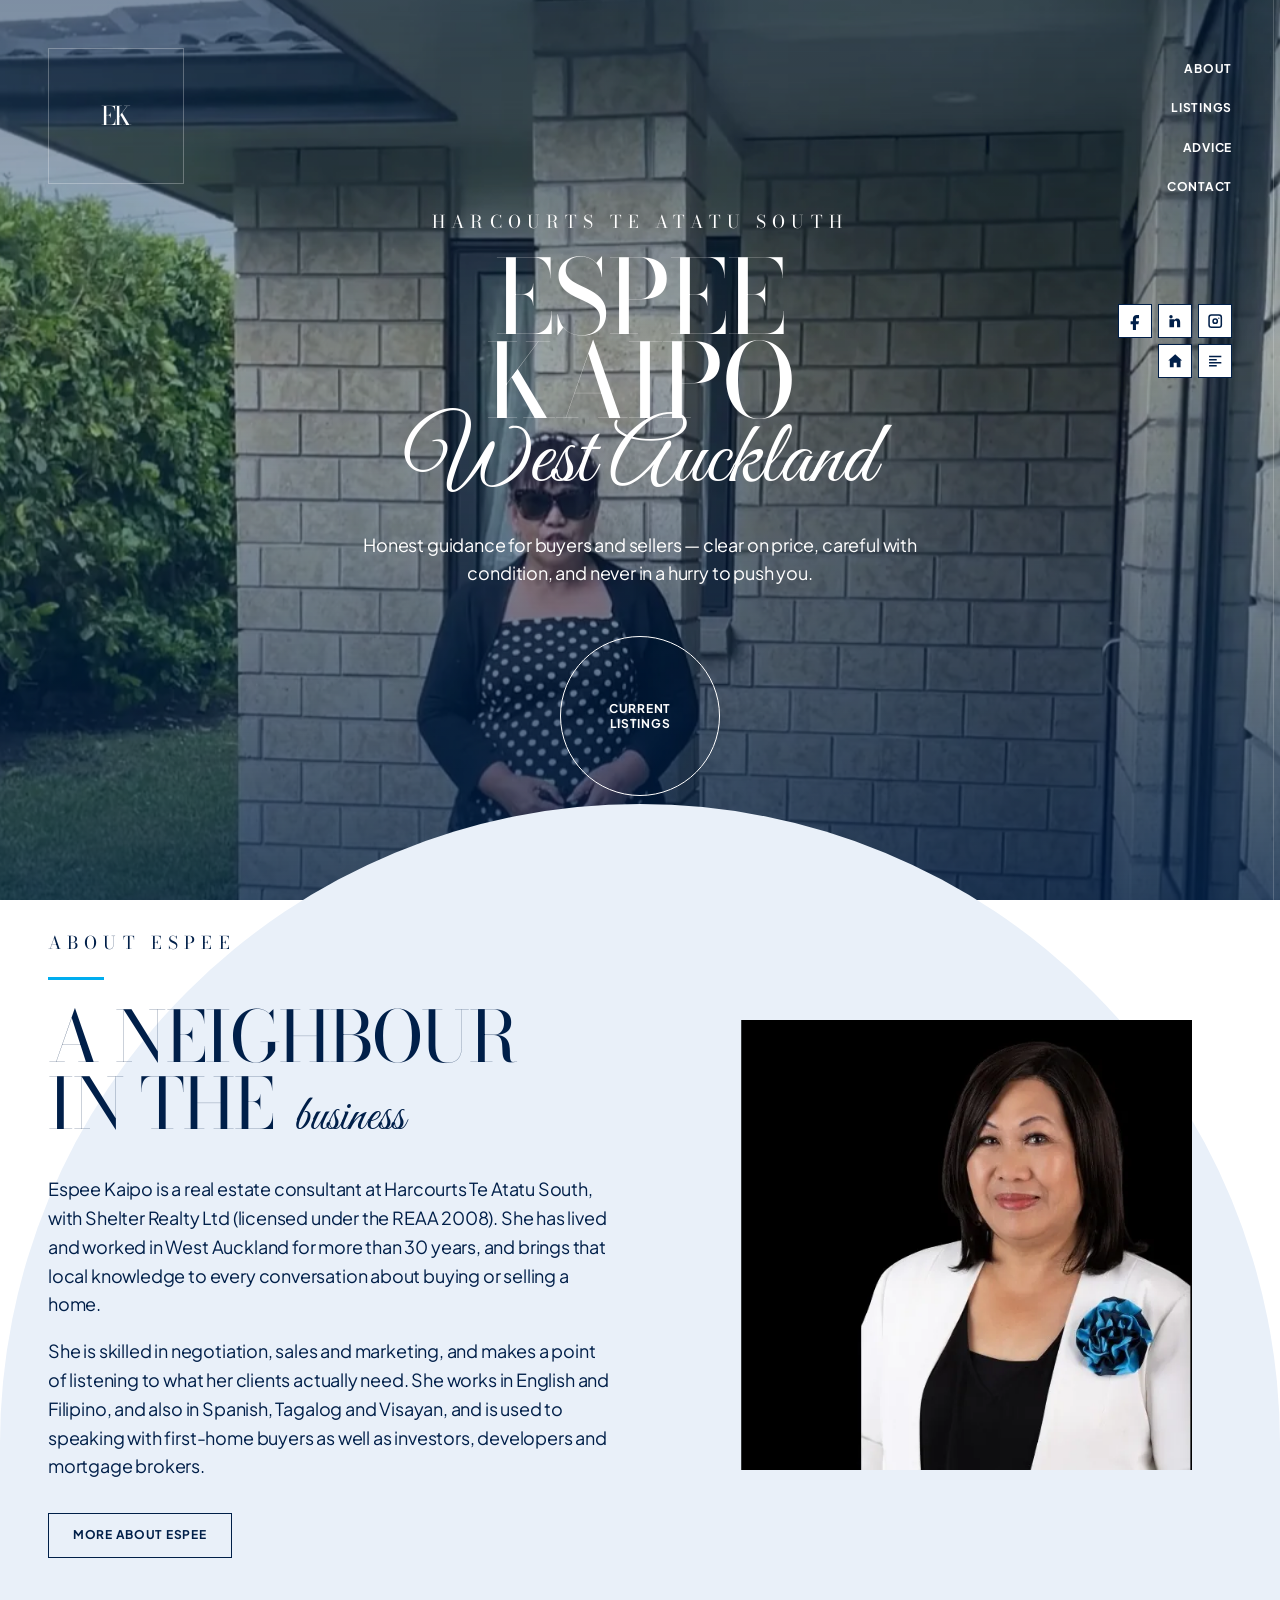
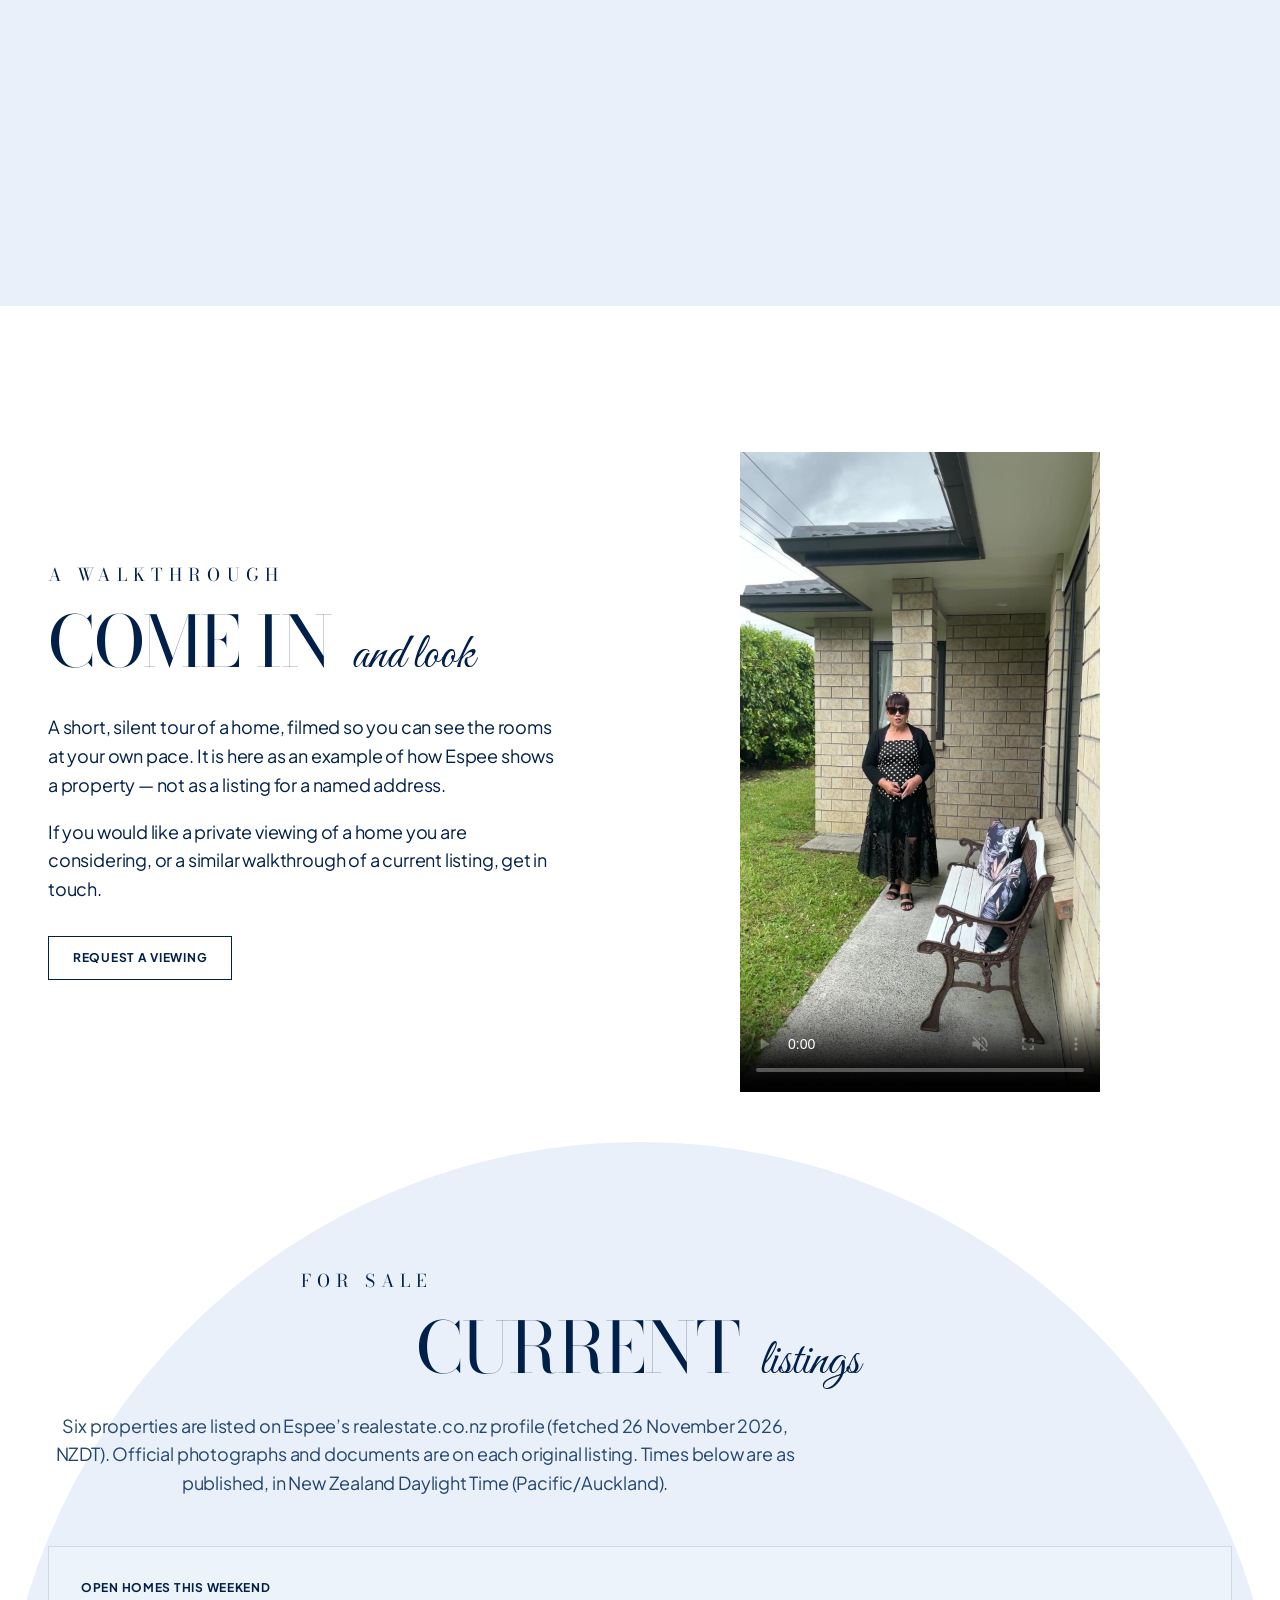
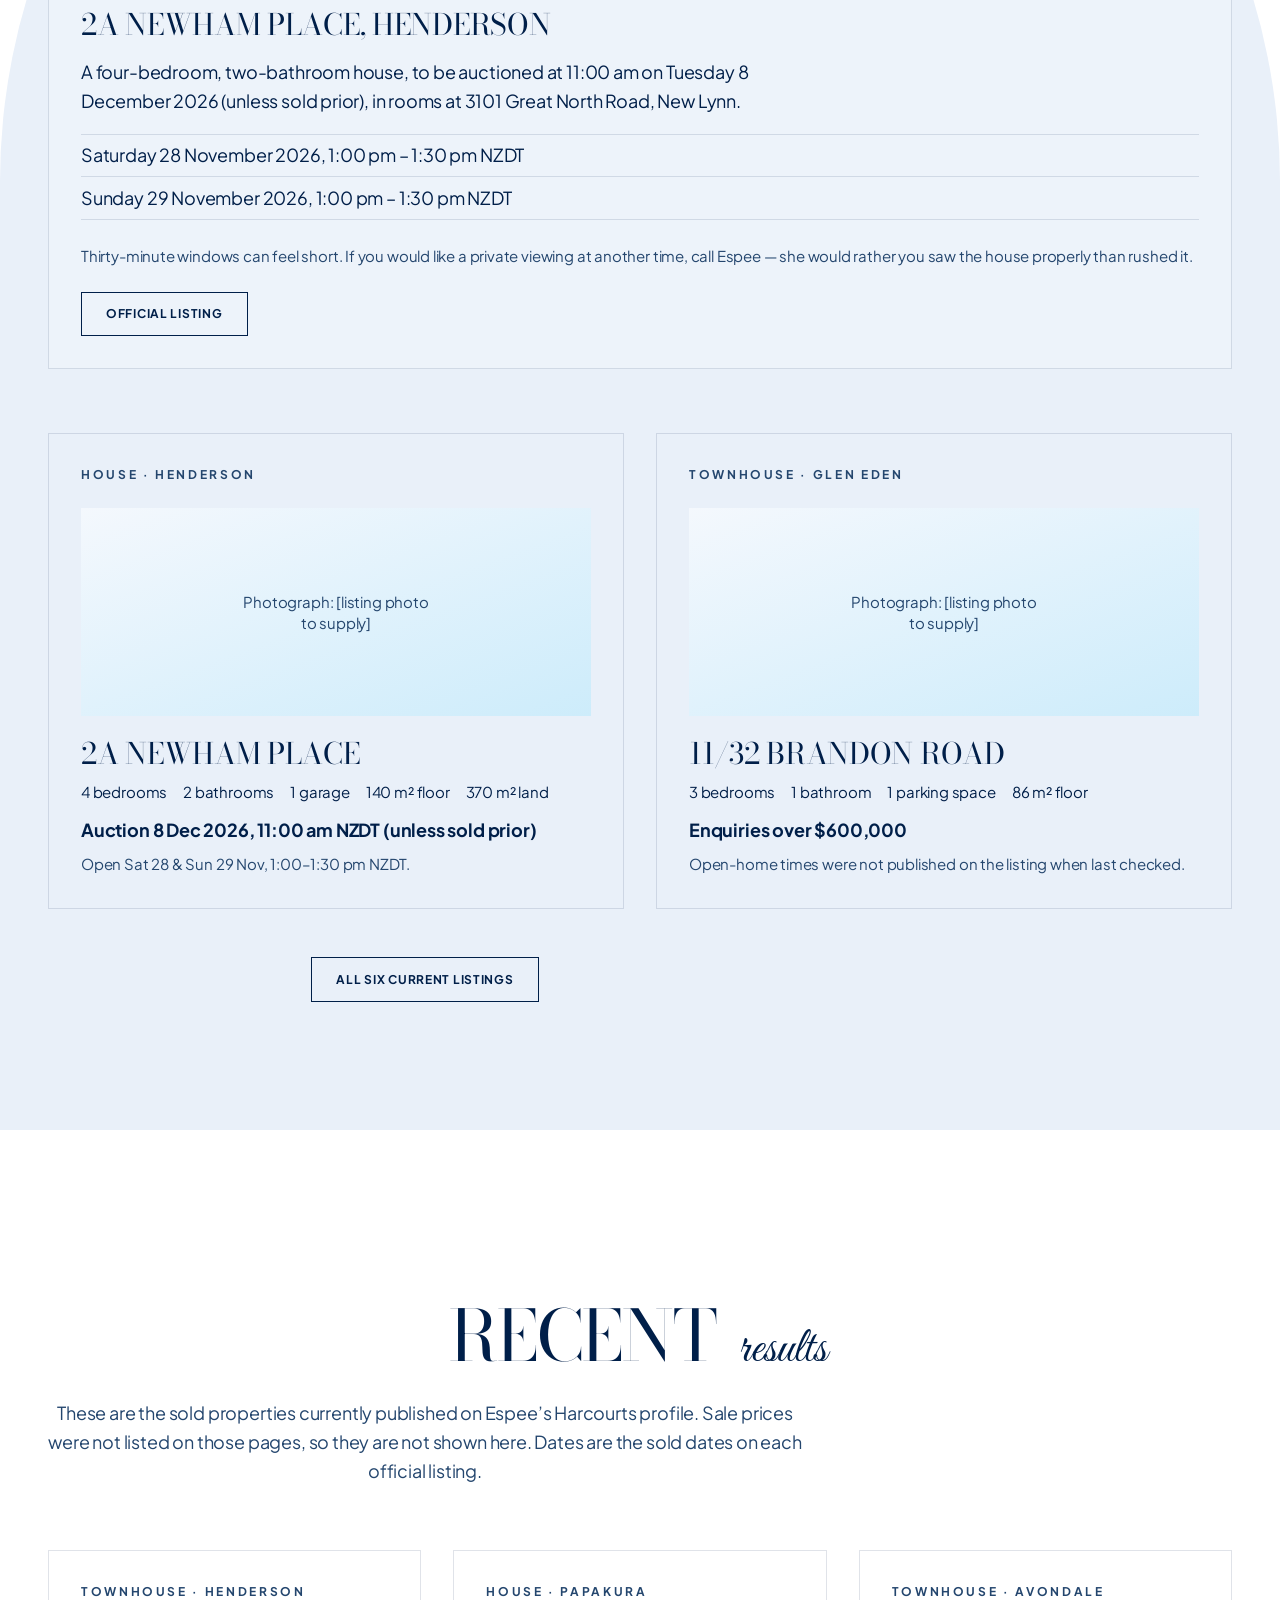
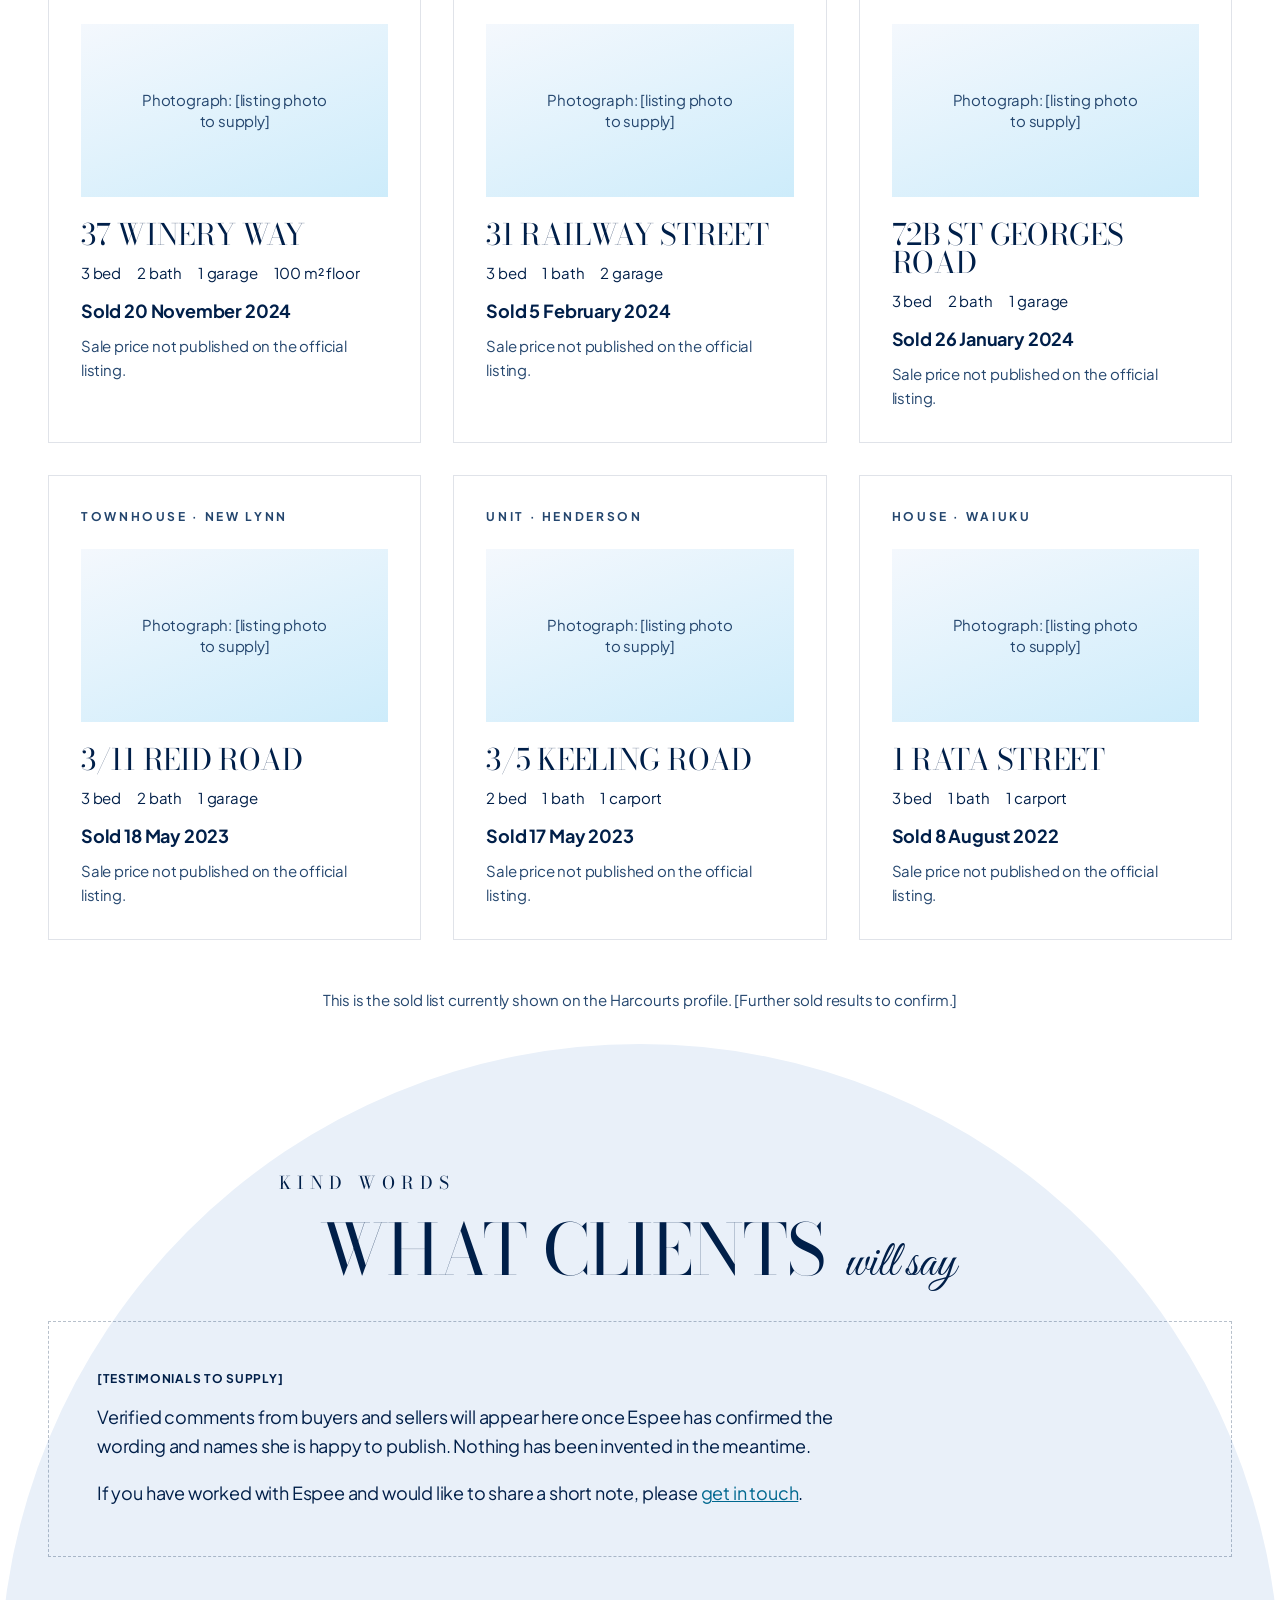
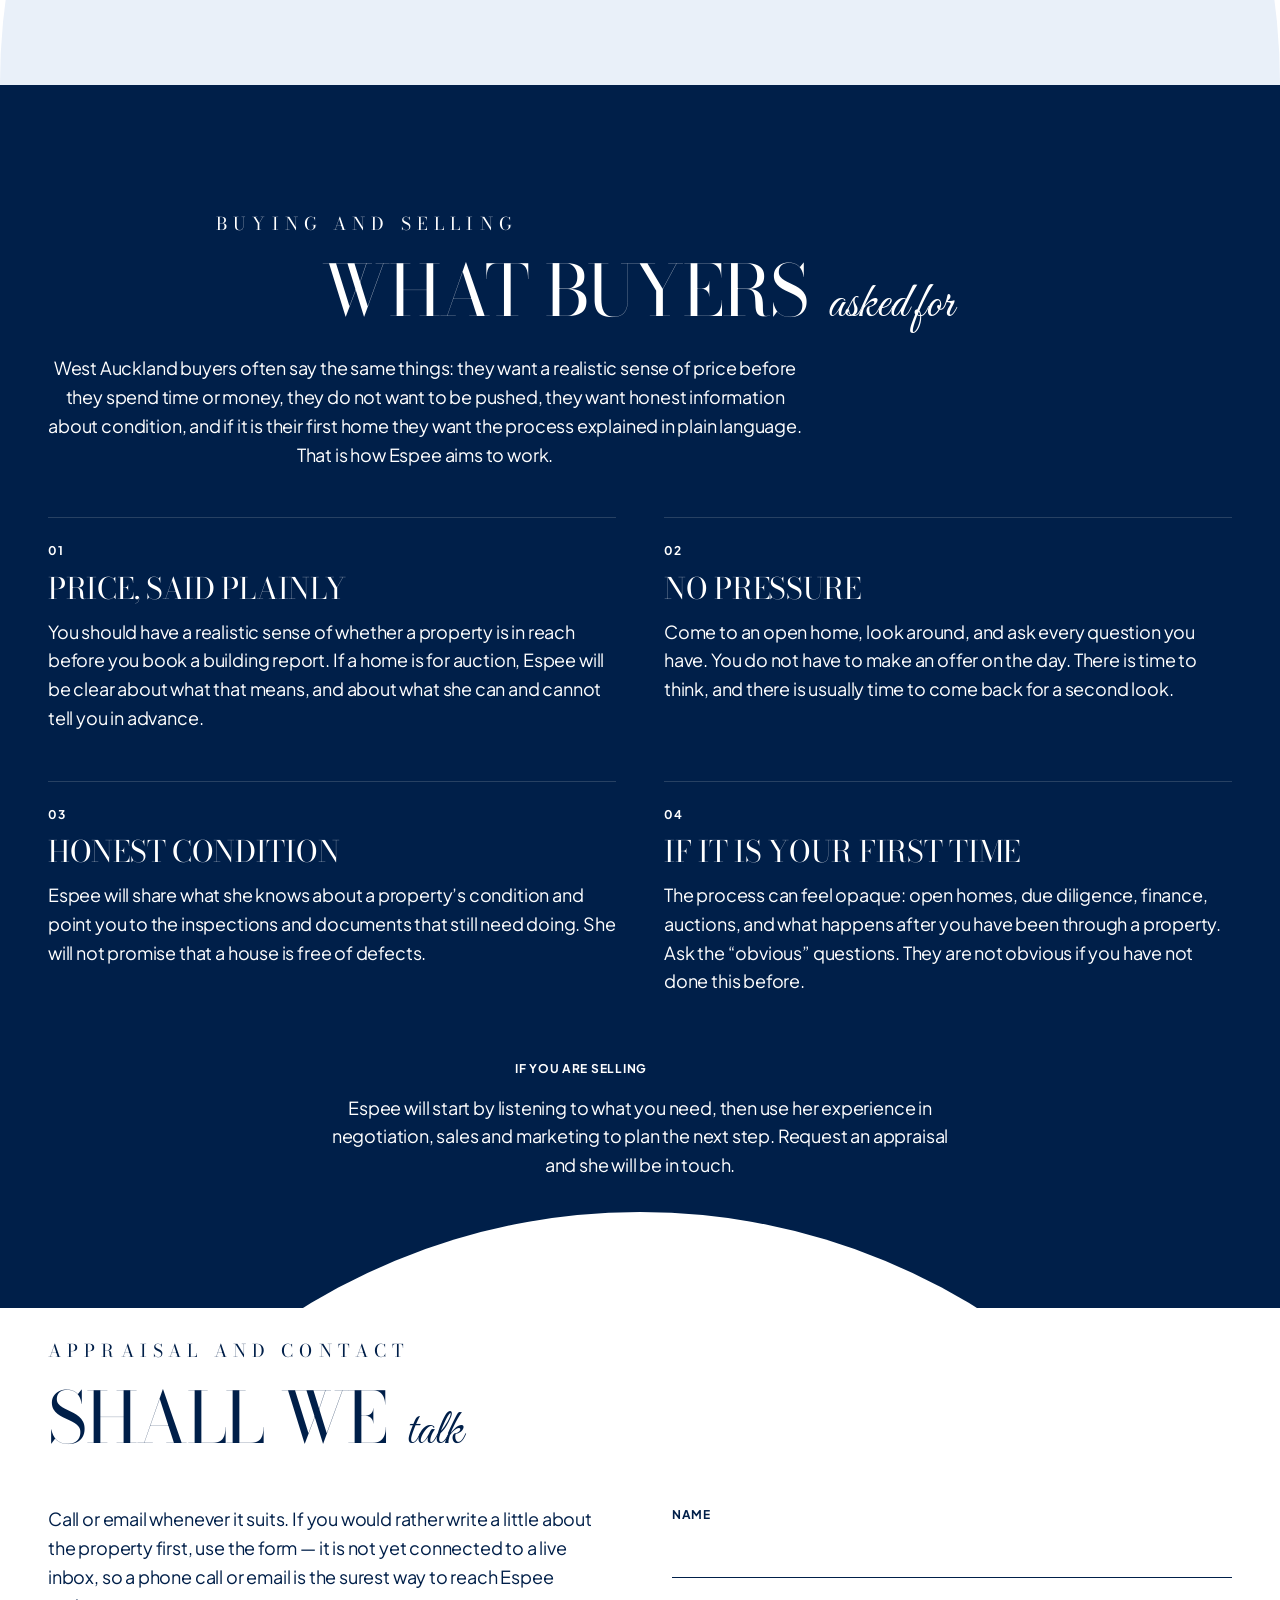
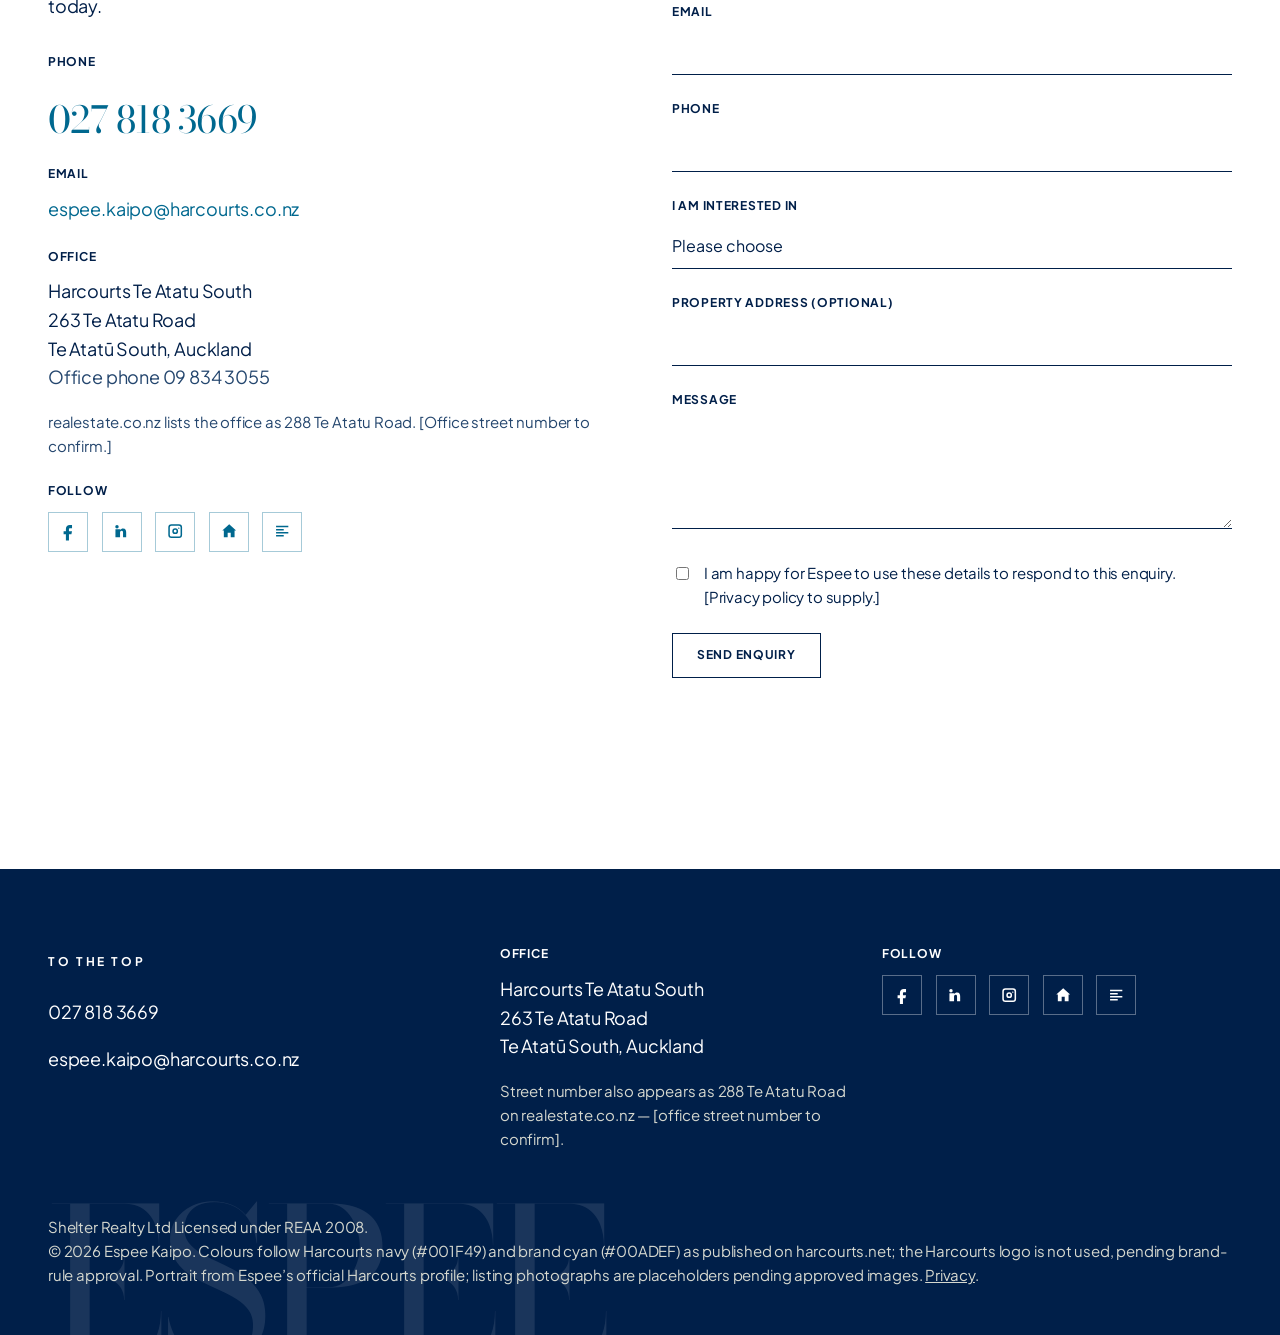
<file: index.html>
<!DOCTYPE html>
<html lang="en-NZ">
<head>
  <meta charset="utf-8">
  <meta name="viewport" content="width=device-width, initial-scale=1">
  <title>Espee Kaipo — Real Estate Consultant, Harcourts Te Atatu South</title>
  <meta name="description" content="Espee Kaipo is a real estate consultant at Harcourts Te Atatu South in West Auckland. Clear information on price and condition, without pressure. Call 027 818 3669.">
  <meta name="theme-color" content="#001F49">
  <link rel="icon" type="image/png" sizes="32x32" href="assets/img/favicon.png">
  <link rel="apple-touch-icon" href="assets/img/apple-touch-icon.png">
  <meta property="og:type" content="website">
  <meta property="og:title" content="Espee Kaipo — Real Estate Consultant, Harcourts Te Atatu South">
  <meta property="og:description" content="Espee Kaipo is a real estate consultant at Harcourts Te Atatu South in West Auckland. Clear information on price and condition, without pressure. Call 027 818 3669.">
  <meta property="og:image" content="assets/img/og-image.jpg">
  <meta property="og:image:width" content="1200">
  <meta property="og:image:height" content="630">
  <meta property="og:locale" content="en_NZ">
  <meta name="twitter:card" content="summary_large_image">
  <meta name="twitter:title" content="Espee Kaipo — Real Estate Consultant, Harcourts Te Atatu South">
  <meta name="twitter:description" content="Espee Kaipo is a real estate consultant at Harcourts Te Atatu South in West Auckland. Clear information on price and condition, without pressure. Call 027 818 3669.">
  <meta name="twitter:image" content="assets/img/og-image.jpg">
  <link rel="preload" href="fonts/plus-jakarta-sans-400-latin.woff2" as="font" type="font/woff2" crossorigin>
  <link rel="preload" href="fonts/bodoni-moda-400-latin.woff2" as="font" type="font/woff2" crossorigin>
  <link rel="stylesheet" href="css/fonts.css">
  <link rel="stylesheet" href="css/styles.css">
  <script type="application/ld+json">
  {
    "@context": "https://schema.org",
    "@type": "RealEstateAgent",
    "name": "Espee Kaipo",
    "jobTitle": "Real Estate Consultant",
    "description": "Real estate consultant at Harcourts Te Atatu South, Shelter Realty Ltd (licensed under REAA 2008). Lives and works in West Auckland.",
    "image": "assets/img/espee-portrait.jpg",
    "telephone": "+64278183669",
    "email": "espee.kaipo@harcourts.co.nz",
    "areaServed": { "@type": "AdministrativeArea", "name": "West Auckland" },
    "knowsLanguage": ["en", "fil", "es", "tl"],
    "worksFor": {
      "@type": "RealEstateAgent",
      "name": "Harcourts Te Atatu South",
      "legalName": "Shelter Realty Ltd",
      "address": {
        "@type": "PostalAddress",
        "streetAddress": "263 Te Atatu Road",
        "addressLocality": "Te Atatū South",
        "addressRegion": "Auckland",
        "addressCountry": "NZ"
      },
      "telephone": "+6498343055"
    },
    "sameAs": [
      "https://harcourts.net/nz/office/te-atatu-south/people/espee-kaipo",
      "https://www.linkedin.com/in/espee-kaipo-845031126/",
      "https://www.facebook.com/espeerealestate/",
      "https://www.instagram.com/espeekaipo/",
      "https://www.realestate.co.nz/agent/676103/espee-kaipo"
    ]
  }
  </script>
</head>
<body>
  <a class="skip-link" href="#main">Skip to content</a>

  <header class="site-header" data-header>
    <a class="logo-mark" href="index.html#top" aria-label="Espee Kaipo, home"><span>EK</span></a>
    <nav class="nav-desktop" aria-label="Primary">
      <a href="about.html"><span class="link-slide"><span><span>About</span><span aria-hidden="true">About</span></span></span></a>
      <a href="listings.html"><span class="link-slide"><span><span>Listings</span><span aria-hidden="true">Listings</span></span></span></a>
      <a href="index.html#help"><span class="link-slide"><span><span>Advice</span><span aria-hidden="true">Advice</span></span></span></a>
      <a href="index.html#contact"><span class="link-slide"><span><span>Contact</span><span aria-hidden="true">Contact</span></span></span></a>
    </nav>
    <button class="menu-toggle label-wide" type="button" data-menu-toggle aria-controls="site-menu" aria-expanded="false">Menu</button>
    <nav class="header-socials" aria-label="Espee on social media and listing sites">
      <ul class="social-row "><li><a href="https://www.facebook.com/espeerealestate/" rel="noopener noreferrer" aria-label="Espee Kaipo on Facebook"><svg viewBox="0 0 24 24" aria-hidden="true" focusable="false"><path d="M14 8h3V4h-3c-2.8 0-5 2.2-5 5v3H6v4h3v8h4v-8h3.2l.8-4H13V9c0-.6.4-1 1-1z"/></svg><span class="visually-hidden">Espee Kaipo on Facebook</span></a></li><li><a href="https://www.linkedin.com/in/espee-kaipo-845031126/" rel="noopener noreferrer" aria-label="Espee Kaipo on LinkedIn"><svg viewBox="0 0 24 24" aria-hidden="true" focusable="false"><path d="M6.5 8.5A2.25 2.25 0 1 1 6.5 4a2.25 2.25 0 0 1 0 4.5zM4.5 20h4V9.5h-4V20zM13 9.5c-1.3 0-2.2.6-2.6 1.2V9.5H6.5V20H10.5v-5.6c0-1.5.3-2.9 2.1-2.9 1.8 0 1.8 1.7 1.8 3V20H18.5v-6.2c0-3.1-.7-5.3-4.1-5.3-1.7 0-2.8.9-3.3 1.7h-.1V9.5H13z"/></svg><span class="visually-hidden">Espee Kaipo on LinkedIn</span></a></li><li><a href="https://www.instagram.com/espeekaipo/" rel="noopener noreferrer" aria-label="Espee Kaipo on Instagram"><svg viewBox="0 0 24 24" aria-hidden="true" focusable="false"><path d="M7 3h10a4 4 0 0 1 4 4v10a4 4 0 0 1-4 4H7a4 4 0 0 1-4-4V7a4 4 0 0 1 4-4zm0 2a2 2 0 0 0-2 2v10a2 2 0 0 0 2 2h10a2 2 0 0 0 2-2V7a2 2 0 0 0-2-2H7zm5 3.2A3.8 3.8 0 1 1 8.2 12 3.8 3.8 0 0 1 12 8.2zm0 2A1.8 1.8 0 1 0 13.8 12 1.8 1.8 0 0 0 12 10.2zM16.7 7.1a.9.9 0 1 1-.9.9.9.9 0 0 1 .9-.9z"/></svg><span class="visually-hidden">Espee Kaipo on Instagram</span></a></li><li><a href="https://harcourts.net/nz/office/te-atatu-south/people/espee-kaipo" rel="noopener noreferrer" aria-label="Espee Kaipo on Harcourts"><svg viewBox="0 0 24 24" aria-hidden="true" focusable="false"><path d="M12 3 3 11h2v9h5v-6h4v6h5v-9h2L12 3z"/></svg><span class="visually-hidden">Espee Kaipo on Harcourts</span></a></li><li><a href="https://www.realestate.co.nz/agent/676103/espee-kaipo" rel="noopener noreferrer" aria-label="Espee Kaipo on realestate.co.nz"><svg viewBox="0 0 24 24" aria-hidden="true" focusable="false"><path d="M4 5h16v2H4V5zm0 4h10v2H4V9zm0 4h16v2H4v-2zm0 4h10v2H4v-2z"/></svg><span class="visually-hidden">Espee Kaipo on realestate.co.nz</span></a></li></ul>
    </nav>
  </header>
  <div class="scroll-progress" aria-hidden="true" data-progress><span></span></div>

  <div id="site-menu" class="menu-panel" hidden>
    <p class="menu-script" aria-hidden="true">Menu</p>
    <nav aria-label="Mobile">
      <a href="index.html" aria-current="page">Home</a>
      <a href="about.html">About</a>
      <a href="listings.html">Listings</a>
      <a href="index.html#help">Advice</a>
      <a href="index.html#contact">Contact</a>
    </nav>
    <nav aria-label="Espee on social media and listing sites">
      <ul class="social-row "><li><a href="https://www.facebook.com/espeerealestate/" rel="noopener noreferrer" aria-label="Espee Kaipo on Facebook"><svg viewBox="0 0 24 24" aria-hidden="true" focusable="false"><path d="M14 8h3V4h-3c-2.8 0-5 2.2-5 5v3H6v4h3v8h4v-8h3.2l.8-4H13V9c0-.6.4-1 1-1z"/></svg><span class="visually-hidden">Espee Kaipo on Facebook</span></a></li><li><a href="https://www.linkedin.com/in/espee-kaipo-845031126/" rel="noopener noreferrer" aria-label="Espee Kaipo on LinkedIn"><svg viewBox="0 0 24 24" aria-hidden="true" focusable="false"><path d="M6.5 8.5A2.25 2.25 0 1 1 6.5 4a2.25 2.25 0 0 1 0 4.5zM4.5 20h4V9.5h-4V20zM13 9.5c-1.3 0-2.2.6-2.6 1.2V9.5H6.5V20H10.5v-5.6c0-1.5.3-2.9 2.1-2.9 1.8 0 1.8 1.7 1.8 3V20H18.5v-6.2c0-3.1-.7-5.3-4.1-5.3-1.7 0-2.8.9-3.3 1.7h-.1V9.5H13z"/></svg><span class="visually-hidden">Espee Kaipo on LinkedIn</span></a></li><li><a href="https://www.instagram.com/espeekaipo/" rel="noopener noreferrer" aria-label="Espee Kaipo on Instagram"><svg viewBox="0 0 24 24" aria-hidden="true" focusable="false"><path d="M7 3h10a4 4 0 0 1 4 4v10a4 4 0 0 1-4 4H7a4 4 0 0 1-4-4V7a4 4 0 0 1 4-4zm0 2a2 2 0 0 0-2 2v10a2 2 0 0 0 2 2h10a2 2 0 0 0 2-2V7a2 2 0 0 0-2-2H7zm5 3.2A3.8 3.8 0 1 1 8.2 12 3.8 3.8 0 0 1 12 8.2zm0 2A1.8 1.8 0 1 0 13.8 12 1.8 1.8 0 0 0 12 10.2zM16.7 7.1a.9.9 0 1 1-.9.9.9.9 0 0 1 .9-.9z"/></svg><span class="visually-hidden">Espee Kaipo on Instagram</span></a></li><li><a href="https://harcourts.net/nz/office/te-atatu-south/people/espee-kaipo" rel="noopener noreferrer" aria-label="Espee Kaipo on Harcourts"><svg viewBox="0 0 24 24" aria-hidden="true" focusable="false"><path d="M12 3 3 11h2v9h5v-6h4v6h5v-9h2L12 3z"/></svg><span class="visually-hidden">Espee Kaipo on Harcourts</span></a></li><li><a href="https://www.realestate.co.nz/agent/676103/espee-kaipo" rel="noopener noreferrer" aria-label="Espee Kaipo on realestate.co.nz"><svg viewBox="0 0 24 24" aria-hidden="true" focusable="false"><path d="M4 5h16v2H4V5zm0 4h10v2H4V9zm0 4h16v2H4v-2zm0 4h10v2H4v-2z"/></svg><span class="visually-hidden">Espee Kaipo on realestate.co.nz</span></a></li></ul>
    </nav>
  </div>

  <main id="main">
    <section id="top" class="hero" data-theme="plum-photo">
      <div class="hero-media">
        <picture>
          <source type="image/webp" srcset="assets/img/hero-still.webp">
          <img src="assets/img/hero-still.jpg" width="1080" height="1920" alt="Espee Kaipo standing on the porch of a brick home, ready to welcome visitors." fetchpriority="high" data-parallax="img">
        </picture>
      </div>
      <div class="hero-scrim" aria-hidden="true"></div>
      <div class="hero-content">
        <p class="kicker" data-reveal="p">Harcourts Te Atatu South</p>
        <h1 data-reveal="h">Espee<br>Kaipo</h1>
        <span class="script" data-reveal="a">West Auckland</span>
        <p class="hero-intent" data-reveal="p">Honest guidance for buyers and sellers — clear on price, careful with condition, and never in a hurry to push you.</p>
        <a class="btn-circle" href="listings.html" data-magnetic data-reveal="ctn">Current<br>listings</a>
      </div>
      <a class="scroll-cue" href="#about">Scroll</a>
    </section>

    <section id="about" class="theme-sky has-arch section-pad" data-theme="sky">
      <div class="wrap-narrow">
        <div class="about-grid">
          <div class="about-copy">
            <p class="kicker" data-reveal="p">About Espee</p>
            <span class="accent-bar" aria-hidden="true"></span>
            <h2 class="h2" data-reveal="h">A neighbour<br>in the <span class="script-inline">business</span></h2>
            <div data-reveal="p" style="margin-top: var(--space-32)">
              <p>Espee Kaipo is a real estate consultant at Harcourts Te Atatu South, with Shelter Realty Ltd (licensed under the REAA 2008). She has lived and worked in West Auckland for more than 30 years, and brings that local knowledge to every conversation about buying or selling a home.</p>
              <p>She is skilled in negotiation, sales and marketing, and makes a point of listening to what her clients actually need. She works in English and Filipino, and also in Spanish, Tagalog and Visayan, and is used to speaking with first-home buyers as well as investors, developers and mortgage brokers.</p>
              <p style="margin-top: var(--space-32)"><a class="btn" href="about.html"><span class="btn-label">More about Espee</span></a></p>
            </div>
          </div>
          <figure class="portrait" data-reveal="slide">
            <picture>
              <source type="image/webp" srcset="assets/img/espee-portrait.webp">
              <img src="assets/img/espee-portrait.jpg" width="559" height="559" alt="Portrait of Espee Kaipo in a white jacket with a blue fabric flower." loading="lazy">
            </picture>
          </figure>
        </div>
        <div class="pillars">
          <article class="pillar" data-reveal="ctn">
            <p class="label">West Auckland</p>
            <h3 class="h6">More than 30 years here</h3>
            <p>Local knowledge that comes from living and working in the west, not just visiting it for an open home.</p>
          </article>
          <article class="pillar" data-reveal="ctn">
            <p class="label">Languages</p>
            <h3 class="h6">English, Filipino and more</h3>
            <p>Conversations in English, Filipino, Spanish, Tagalog and Visayan, so more of the family can take part.</p>
          </article>
          <article class="pillar" data-reveal="ctn">
            <p class="label">The habit</p>
            <h3 class="h6">Listen first</h3>
            <p>Negotiation and marketing matter. They work better when someone has actually heard what you need.</p>
          </article>
        </div>
      </div>
    </section>

    <section id="walkthrough" class="theme-paper section-pad" data-theme="paper">
      <div class="wrap-narrow">
        <div class="video-block">
          <div>
            <p class="kicker" data-reveal="p">A walkthrough</p>
            <h2 class="h2" data-reveal="h">Come in <span class="script-inline">and look</span></h2>
            <div data-reveal="p" style="margin-top: var(--space-32)">
              <p>A short, silent tour of a home, filmed so you can see the rooms at your own pace. It is here as an example of how Espee shows a property — not as a listing for a named address.</p>
              <p>If you would like a private viewing of a home you are considering, or a similar walkthrough of a current listing, get in touch.</p>
              <p style="margin-top: var(--space-32)"><a class="btn" href="#contact"><span class="btn-label">Request a viewing</span></a></p>
            </div>
          </div>
          <figure class="video-frame" data-reveal="ctn">
            <video
              poster="assets/video/poster.jpg"
              preload="none"
              muted
              playsinline
              loop
              controls
              width="720"
              height="1280"
              data-autoplay-inview
            >
              <source src="assets/video/walkthrough-v2.mp4" type="video/mp4">
              Your browser does not play this video. A still from the walkthrough is shown above.
            </video>
          </figure>
        </div>
      </div>
    </section>

    <section id="listings" class="theme-sky has-arch section-pad" data-theme="sky">
      <div class="wrap-narrow">
        <p class="kicker centre" data-reveal="p">For sale</p>
        <h2 class="h2 centre" data-reveal="h">Current <span class="script-inline">listings</span></h2>
        <p class="centre muted" data-reveal="p" style="margin-top: var(--space-24); margin-bottom: var(--space-48)">Six properties are listed on Espee’s realestate.co.nz profile (fetched 26 November 2026, NZDT). Official photographs and documents are on each original listing. Times below are as published, in New Zealand Daylight Time (Pacific/Auckland).</p>

        <aside class="open-banner" data-reveal="ctn" aria-labelledby="open-homes-heading">
          <p class="label">Open homes this weekend</p>
          <h3 class="h5" id="open-homes-heading">2A Newham Place, Henderson</h3>
          <p>A four-bedroom, two-bathroom house, to be auctioned at 11:00 am on Tuesday 8 December 2026 (unless sold prior), in rooms at 3101 Great North Road, New Lynn.</p>
          <ul class="open-times">
            <li>Saturday 28 November 2026, 1:00 pm – 1:30 pm NZDT</li>
            <li>Sunday 29 November 2026, 1:00 pm – 1:30 pm NZDT</li>
          </ul>
          <p class="note">Thirty-minute windows can feel short. If you would like a private viewing at another time, call Espee — she would rather you saw the house properly than rushed it.</p>
          <p style="margin-top: var(--space-24)">
            <a class="btn" href="https://www.realestate.co.nz/43177342/residential/sale/2a-newham-place-henderson" rel="noopener noreferrer"><span class="btn-label">Official listing</span></a>
          </p>
        </aside>

        <div class="card-grid">
          <a class="card" data-reveal="ctn" href="https://www.realestate.co.nz/43177342/residential/sale/2a-newham-place-henderson" rel="noopener noreferrer">
            <p class="label-wide card-meta">House · Henderson</p>
            <div class="card-photo"><span>Photograph: [listing photo to supply]</span></div>
            <h3 class="card-title">2A Newham Place</h3>
            <ul class="specs">
              <li>4 bedrooms</li>
              <li>2 bathrooms</li>
              <li>1 garage</li>
              <li>140 m² floor</li>
              <li>370 m² land</li>
            </ul>
            <p class="price">Auction 8 Dec 2026, 11:00 am NZDT (unless sold prior)</p>
            <p class="note">Open Sat 28 &amp; Sun 29 Nov, 1:00–1:30 pm NZDT.</p>
          </a>
          <a class="card" data-reveal="ctn" href="https://www.realestate.co.nz/43130136/residential/sale/11-32-brandon-road-glen-eden" rel="noopener noreferrer">
            <p class="label-wide card-meta">Townhouse · Glen Eden</p>
            <div class="card-photo"><span>Photograph: [listing photo to supply]</span></div>
            <h3 class="card-title">11/32 Brandon Road</h3>
            <ul class="specs">
              <li>3 bedrooms</li>
              <li>1 bathroom</li>
              <li>1 parking space</li>
              <li>86 m² floor</li>
            </ul>
            <p class="price">Enquiries over $600,000</p>
            <p class="note">Open-home times were not published on the listing when last checked.</p>
          </a>
        </div>
        <p class="centre" style="margin-top: var(--space-48)" data-reveal="p">
          <a class="btn" href="listings.html"><span class="btn-label">All six current listings</span></a>
        </p>
      </div>
    </section>

    <section id="sold" class="theme-paper section-pad" data-theme="paper">
      <div class="wrap-narrow">
        <p class="kicker centre" data-reveal="p">Sold</p>
        <h2 class="h2 centre" data-reveal="h">Recent <span class="script-inline">results</span></h2>
        <p class="centre muted" data-reveal="p" style="margin-top: var(--space-24); margin-bottom: var(--space-64)">These are the sold properties currently published on Espee’s Harcourts profile. Sale prices were not listed on those pages, so they are not shown here. Dates are the sold dates on each official listing.</p>
        <div class="card-grid three">
          <a class="card" data-reveal="ctn" href="https://harcourts.net/nz/office/te-atatu-south/people/espee-kaipo/listing/l30345671-37-winery-way-henderson-nz-0610" rel="noopener noreferrer">
            <p class="label-wide card-meta">Townhouse · Henderson</p>
            <div class="card-photo"><span>Photograph: [listing photo to supply]</span></div>
            <h3 class="card-title">37 Winery Way</h3>
            <ul class="specs"><li>3 bed</li><li>2 bath</li><li>1 garage</li><li>100 m² floor</li></ul>
            <p class="price">Sold 20 November 2024</p>
            <p class="note">Sale price not published on the official listing.</p>
          </a>
          <a class="card" data-reveal="ctn" href="https://harcourts.net/nz/office/te-atatu-south/people/espee-kaipo/listing/l25993207-31-railway-street-papakura-nz-2110" rel="noopener noreferrer">
            <p class="label-wide card-meta">House · Papakura</p>
            <div class="card-photo"><span>Photograph: [listing photo to supply]</span></div>
            <h3 class="card-title">31 Railway Street</h3>
            <ul class="specs"><li>3 bed</li><li>1 bath</li><li>2 garage</li></ul>
            <p class="price">Sold 5 February 2024</p>
            <p class="note">Sale price not published on the official listing.</p>
          </a>
          <a class="card" data-reveal="ctn" href="https://harcourts.net/nz/office/te-atatu-south/people/espee-kaipo/listing/l25993194-72b-st-georges-road-avondale-nz-1026" rel="noopener noreferrer">
            <p class="label-wide card-meta">Townhouse · Avondale</p>
            <div class="card-photo"><span>Photograph: [listing photo to supply]</span></div>
            <h3 class="card-title">72B St Georges Road</h3>
            <ul class="specs"><li>3 bed</li><li>2 bath</li><li>1 garage</li></ul>
            <p class="price">Sold 26 January 2024</p>
            <p class="note">Sale price not published on the official listing.</p>
          </a>
          <a class="card" data-reveal="ctn" href="https://harcourts.net/nz/office/te-atatu-south/people/espee-kaipo/listing/ts27747-3-11-reid-road-new-lynn-auckland" rel="noopener noreferrer">
            <p class="label-wide card-meta">Townhouse · New Lynn</p>
            <div class="card-photo"><span>Photograph: [listing photo to supply]</span></div>
            <h3 class="card-title">3/11 Reid Road</h3>
            <ul class="specs"><li>3 bed</li><li>2 bath</li><li>1 garage</li></ul>
            <p class="price">Sold 18 May 2023</p>
            <p class="note">Sale price not published on the official listing.</p>
          </a>
          <a class="card" data-reveal="ctn" href="https://harcourts.net/nz/office/te-atatu-south/people/espee-kaipo/listing/ts230422-3-5-keeling-road-henderson-auckland-0612" rel="noopener noreferrer">
            <p class="label-wide card-meta">Unit · Henderson</p>
            <div class="card-photo"><span>Photograph: [listing photo to supply]</span></div>
            <h3 class="card-title">3/5 Keeling Road</h3>
            <ul class="specs"><li>2 bed</li><li>1 bath</li><li>1 carport</li></ul>
            <p class="price">Sold 17 May 2023</p>
            <p class="note">Sale price not published on the official listing.</p>
          </a>
          <a class="card" data-reveal="ctn" href="https://harcourts.net/nz/office/te-atatu-south/people/espee-kaipo/listing/ts220703-1-rata-street-waiuku-auckland-2123" rel="noopener noreferrer">
            <p class="label-wide card-meta">House · Waiuku</p>
            <div class="card-photo"><span>Photograph: [listing photo to supply]</span></div>
            <h3 class="card-title">1 Rata Street</h3>
            <ul class="specs"><li>3 bed</li><li>1 bath</li><li>1 carport</li></ul>
            <p class="price">Sold 8 August 2022</p>
            <p class="note">Sale price not published on the official listing.</p>
          </a>
        </div>
        <p class="note centre" style="margin-top: var(--space-48)" data-reveal="p">This is the sold list currently shown on the Harcourts profile. [Further sold results to confirm.]</p>
      </div>
    </section>

    <section id="testimonials" class="theme-sky has-arch section-pad" data-theme="sky">
      <div class="wrap-narrow">
        <p class="kicker centre" data-reveal="p">Kind words</p>
        <h2 class="h2 centre" data-reveal="h">What clients <span class="script-inline">will say</span></h2>
        <div class="placeholder-panel" data-reveal="ctn">
          <p class="label">[Testimonials to supply]</p>
          <p style="margin-top: var(--space-16)">Verified comments from buyers and sellers will appear here once Espee has confirmed the wording and names she is happy to publish. Nothing has been invented in the meantime.</p>
          <p>If you have worked with Espee and would like to share a short note, please <a href="#contact">get in touch</a>.</p>
        </div>
      </div>
    </section>

    <section id="help" class="theme-plum section-pad" data-theme="plum">
      <div class="wrap-narrow">
        <p class="kicker centre" data-reveal="p">Buying and selling</p>
        <h2 class="h2 centre" data-reveal="h">What buyers <span class="script-inline">asked for</span></h2>
        <p class="centre" data-reveal="p" style="margin-top: var(--space-24)">West Auckland buyers often say the same things: they want a realistic sense of price before they spend time or money, they do not want to be pushed, they want honest information about condition, and if it is their first home they want the process explained in plain language. That is how Espee aims to work.</p>
        <div class="help-grid">
          <article class="help-item" data-reveal="ctn">
            <p class="label">01</p>
            <h3 class="h5">Price, said plainly</h3>
            <p>You should have a realistic sense of whether a property is in reach before you book a building report. If a home is for auction, Espee will be clear about what that means, and about what she can and cannot tell you in advance.</p>
          </article>
          <article class="help-item" data-reveal="ctn">
            <p class="label">02</p>
            <h3 class="h5">No pressure</h3>
            <p>Come to an open home, look around, and ask every question you have. You do not have to make an offer on the day. There is time to think, and there is usually time to come back for a second look.</p>
          </article>
          <article class="help-item" data-reveal="ctn">
            <p class="label">03</p>
            <h3 class="h5">Honest condition</h3>
            <p>Espee will share what she knows about a property’s condition and point you to the inspections and documents that still need doing. She will not promise that a house is free of defects.</p>
          </article>
          <article class="help-item" data-reveal="ctn">
            <p class="label">04</p>
            <h3 class="h5">If it is your first time</h3>
            <p>The process can feel opaque: open homes, due diligence, finance, auctions, and what happens after you have been through a property. Ask the “obvious” questions. They are not obvious if you have not done this before.</p>
          </article>
        </div>
        <div data-reveal="p" style="margin-top: var(--space-64); max-width: 40rem; margin-inline: auto; text-align: center;">
          <p class="label">If you are selling</p>
          <p style="margin-top: var(--space-16); max-width: none;">Espee will start by listening to what you need, then use her experience in negotiation, sales and marketing to plan the next step. Request an appraisal and she will be in touch.</p>
        </div>
      </div>
    </section>

    <section id="contact" class="theme-paper has-arch section-pad" data-theme="paper">
      <div class="wrap-narrow">
        <p class="kicker" data-reveal="p">Appraisal and contact</p>
        <h2 class="h2" data-reveal="h">Shall we <span class="script-inline">talk</span></h2>
        <div class="contact-grid" style="margin-top: var(--space-48)">
          <div class="contact-details" data-reveal="ctn">
            <p>Call or email whenever it suits. If you would rather write a little about the property first, use the form — it is not yet connected to a live inbox, so a phone call or email is the surest way to reach Espee today.</p>
            <p class="label" style="margin-top: var(--space-32)">Phone</p>
            <a class="phone" href="tel:+64278183669">027 818 3669</a>
            <p class="label">Email</p>
            <p><a href="mailto:espee.kaipo@harcourts.co.nz">espee.kaipo@harcourts.co.nz</a></p>
            <p class="label" style="margin-top: var(--space-24)">Office</p>
            <p>Harcourts Te Atatu South<br>263 Te Atatu Road<br>Te Atatū South, Auckland<br><span class="muted">Office phone 09 834 3055</span></p>
            <p class="note">realestate.co.nz lists the office as 288 Te Atatu Road. [Office street number to confirm.]</p>
            <p class="label" style="margin-top: var(--space-24)">Follow</p>
            <nav aria-label="Espee on social media and listing sites">
              <ul class="social-row "><li><a href="https://www.facebook.com/espeerealestate/" rel="noopener noreferrer" aria-label="Espee Kaipo on Facebook"><svg viewBox="0 0 24 24" aria-hidden="true" focusable="false"><path d="M14 8h3V4h-3c-2.8 0-5 2.2-5 5v3H6v4h3v8h4v-8h3.2l.8-4H13V9c0-.6.4-1 1-1z"/></svg><span class="visually-hidden">Espee Kaipo on Facebook</span></a></li><li><a href="https://www.linkedin.com/in/espee-kaipo-845031126/" rel="noopener noreferrer" aria-label="Espee Kaipo on LinkedIn"><svg viewBox="0 0 24 24" aria-hidden="true" focusable="false"><path d="M6.5 8.5A2.25 2.25 0 1 1 6.5 4a2.25 2.25 0 0 1 0 4.5zM4.5 20h4V9.5h-4V20zM13 9.5c-1.3 0-2.2.6-2.6 1.2V9.5H6.5V20H10.5v-5.6c0-1.5.3-2.9 2.1-2.9 1.8 0 1.8 1.7 1.8 3V20H18.5v-6.2c0-3.1-.7-5.3-4.1-5.3-1.7 0-2.8.9-3.3 1.7h-.1V9.5H13z"/></svg><span class="visually-hidden">Espee Kaipo on LinkedIn</span></a></li><li><a href="https://www.instagram.com/espeekaipo/" rel="noopener noreferrer" aria-label="Espee Kaipo on Instagram"><svg viewBox="0 0 24 24" aria-hidden="true" focusable="false"><path d="M7 3h10a4 4 0 0 1 4 4v10a4 4 0 0 1-4 4H7a4 4 0 0 1-4-4V7a4 4 0 0 1 4-4zm0 2a2 2 0 0 0-2 2v10a2 2 0 0 0 2 2h10a2 2 0 0 0 2-2V7a2 2 0 0 0-2-2H7zm5 3.2A3.8 3.8 0 1 1 8.2 12 3.8 3.8 0 0 1 12 8.2zm0 2A1.8 1.8 0 1 0 13.8 12 1.8 1.8 0 0 0 12 10.2zM16.7 7.1a.9.9 0 1 1-.9.9.9.9 0 0 1 .9-.9z"/></svg><span class="visually-hidden">Espee Kaipo on Instagram</span></a></li><li><a href="https://harcourts.net/nz/office/te-atatu-south/people/espee-kaipo" rel="noopener noreferrer" aria-label="Espee Kaipo on Harcourts"><svg viewBox="0 0 24 24" aria-hidden="true" focusable="false"><path d="M12 3 3 11h2v9h5v-6h4v6h5v-9h2L12 3z"/></svg><span class="visually-hidden">Espee Kaipo on Harcourts</span></a></li><li><a href="https://www.realestate.co.nz/agent/676103/espee-kaipo" rel="noopener noreferrer" aria-label="Espee Kaipo on realestate.co.nz"><svg viewBox="0 0 24 24" aria-hidden="true" focusable="false"><path d="M4 5h16v2H4V5zm0 4h10v2H4V9zm0 4h16v2H4v-2zm0 4h10v2H4v-2z"/></svg><span class="visually-hidden">Espee Kaipo on realestate.co.nz</span></a></li></ul>
            </nav>
          </div>
          <form class="form" data-contact-form action="[form endpoint]" method="post" data-reveal="ctn">
            <div class="field">
              <label for="name">Name</label>
              <input id="name" name="name" type="text" autocomplete="name" required>
            </div>
            <div class="field">
              <label for="email">Email</label>
              <input id="email" name="email" type="email" autocomplete="email" required>
            </div>
            <div class="field">
              <label for="phone">Phone</label>
              <input id="phone" name="phone" type="tel" autocomplete="tel">
            </div>
            <div class="field">
              <label for="interest">I am interested in</label>
              <select id="interest" name="interest" required>
                <option value="">Please choose</option>
                <option value="appraisal">A property appraisal</option>
                <option value="buying">Buying</option>
                <option value="selling">Selling</option>
                <option value="viewing">A private viewing</option>
                <option value="other">Something else</option>
              </select>
            </div>
            <div class="field">
              <label for="address">Property address (optional)</label>
              <input id="address" name="address" type="text" autocomplete="street-address">
            </div>
            <div class="field">
              <label for="message">Message</label>
              <textarea id="message" name="message" required></textarea>
            </div>
            <label class="check">
              <input type="checkbox" name="privacy" required>
              <span>I am happy for Espee to use these details to respond to this enquiry. [Privacy policy to supply.]</span>
            </label>
            <p>
              <button class="btn" type="submit"><span class="btn-label">Send enquiry</span></button>
            </p>
            <p class="form-status" data-form-status role="status"></p>
          </form>
        </div>
      </div>
    </section>
  </main>

  <footer class="site-footer theme-plum" data-theme="plum">
    <div class="footer-word" aria-hidden="true">Espee</div>
    <div class="footer-grid wrap-narrow" style="padding-inline: 0">
      <div>
        <a class="label-wide" href="#top">To the top</a>
        <p style="margin-top: var(--space-24)"><a class="phone" href="tel:+64278183669">027 818 3669</a></p>
        <p><a href="mailto:espee.kaipo@harcourts.co.nz">espee.kaipo@harcourts.co.nz</a></p>
      </div>
      <div>
        <p class="label">Office</p>
        <p style="margin-top: var(--space-12)">Harcourts Te Atatu South<br>263 Te Atatu Road<br>Te Atatū South, Auckland</p>
        <p class="note">Street number also appears as 288 Te Atatu Road on realestate.co.nz — [office street number to confirm].</p>
      </div>
      <div>
        <p class="label">Follow</p>
        <nav aria-label="Espee on social media and listing sites" style="margin-top: var(--space-12)">
          <ul class="social-row "><li><a href="https://www.facebook.com/espeerealestate/" rel="noopener noreferrer" aria-label="Espee Kaipo on Facebook"><svg viewBox="0 0 24 24" aria-hidden="true" focusable="false"><path d="M14 8h3V4h-3c-2.8 0-5 2.2-5 5v3H6v4h3v8h4v-8h3.2l.8-4H13V9c0-.6.4-1 1-1z"/></svg><span class="visually-hidden">Espee Kaipo on Facebook</span></a></li><li><a href="https://www.linkedin.com/in/espee-kaipo-845031126/" rel="noopener noreferrer" aria-label="Espee Kaipo on LinkedIn"><svg viewBox="0 0 24 24" aria-hidden="true" focusable="false"><path d="M6.5 8.5A2.25 2.25 0 1 1 6.5 4a2.25 2.25 0 0 1 0 4.5zM4.5 20h4V9.5h-4V20zM13 9.5c-1.3 0-2.2.6-2.6 1.2V9.5H6.5V20H10.5v-5.6c0-1.5.3-2.9 2.1-2.9 1.8 0 1.8 1.7 1.8 3V20H18.5v-6.2c0-3.1-.7-5.3-4.1-5.3-1.7 0-2.8.9-3.3 1.7h-.1V9.5H13z"/></svg><span class="visually-hidden">Espee Kaipo on LinkedIn</span></a></li><li><a href="https://www.instagram.com/espeekaipo/" rel="noopener noreferrer" aria-label="Espee Kaipo on Instagram"><svg viewBox="0 0 24 24" aria-hidden="true" focusable="false"><path d="M7 3h10a4 4 0 0 1 4 4v10a4 4 0 0 1-4 4H7a4 4 0 0 1-4-4V7a4 4 0 0 1 4-4zm0 2a2 2 0 0 0-2 2v10a2 2 0 0 0 2 2h10a2 2 0 0 0 2-2V7a2 2 0 0 0-2-2H7zm5 3.2A3.8 3.8 0 1 1 8.2 12 3.8 3.8 0 0 1 12 8.2zm0 2A1.8 1.8 0 1 0 13.8 12 1.8 1.8 0 0 0 12 10.2zM16.7 7.1a.9.9 0 1 1-.9.9.9.9 0 0 1 .9-.9z"/></svg><span class="visually-hidden">Espee Kaipo on Instagram</span></a></li><li><a href="https://harcourts.net/nz/office/te-atatu-south/people/espee-kaipo" rel="noopener noreferrer" aria-label="Espee Kaipo on Harcourts"><svg viewBox="0 0 24 24" aria-hidden="true" focusable="false"><path d="M12 3 3 11h2v9h5v-6h4v6h5v-9h2L12 3z"/></svg><span class="visually-hidden">Espee Kaipo on Harcourts</span></a></li><li><a href="https://www.realestate.co.nz/agent/676103/espee-kaipo" rel="noopener noreferrer" aria-label="Espee Kaipo on realestate.co.nz"><svg viewBox="0 0 24 24" aria-hidden="true" focusable="false"><path d="M4 5h16v2H4V5zm0 4h10v2H4V9zm0 4h16v2H4v-2zm0 4h10v2H4v-2z"/></svg><span class="visually-hidden">Espee Kaipo on realestate.co.nz</span></a></li></ul>
        </nav>
      </div>
    </div>
    <p class="legal wrap-narrow" style="padding-inline: 0">
      Shelter Realty Ltd Licensed under REAA 2008.<br>
      © 2026 Espee Kaipo. Colours follow Harcourts navy (#001F49) and brand cyan (#00ADEF) as published on harcourts.net; the Harcourts logo is not used, pending brand-rule approval.
      Portrait from Espee’s official Harcourts profile; listing photographs are placeholders pending approved images.
      <a href="#[privacy policy]">Privacy</a>.
    </p>
  </footer>

  <script src="js/main.js" defer></script>
</body>
</html>
</file>
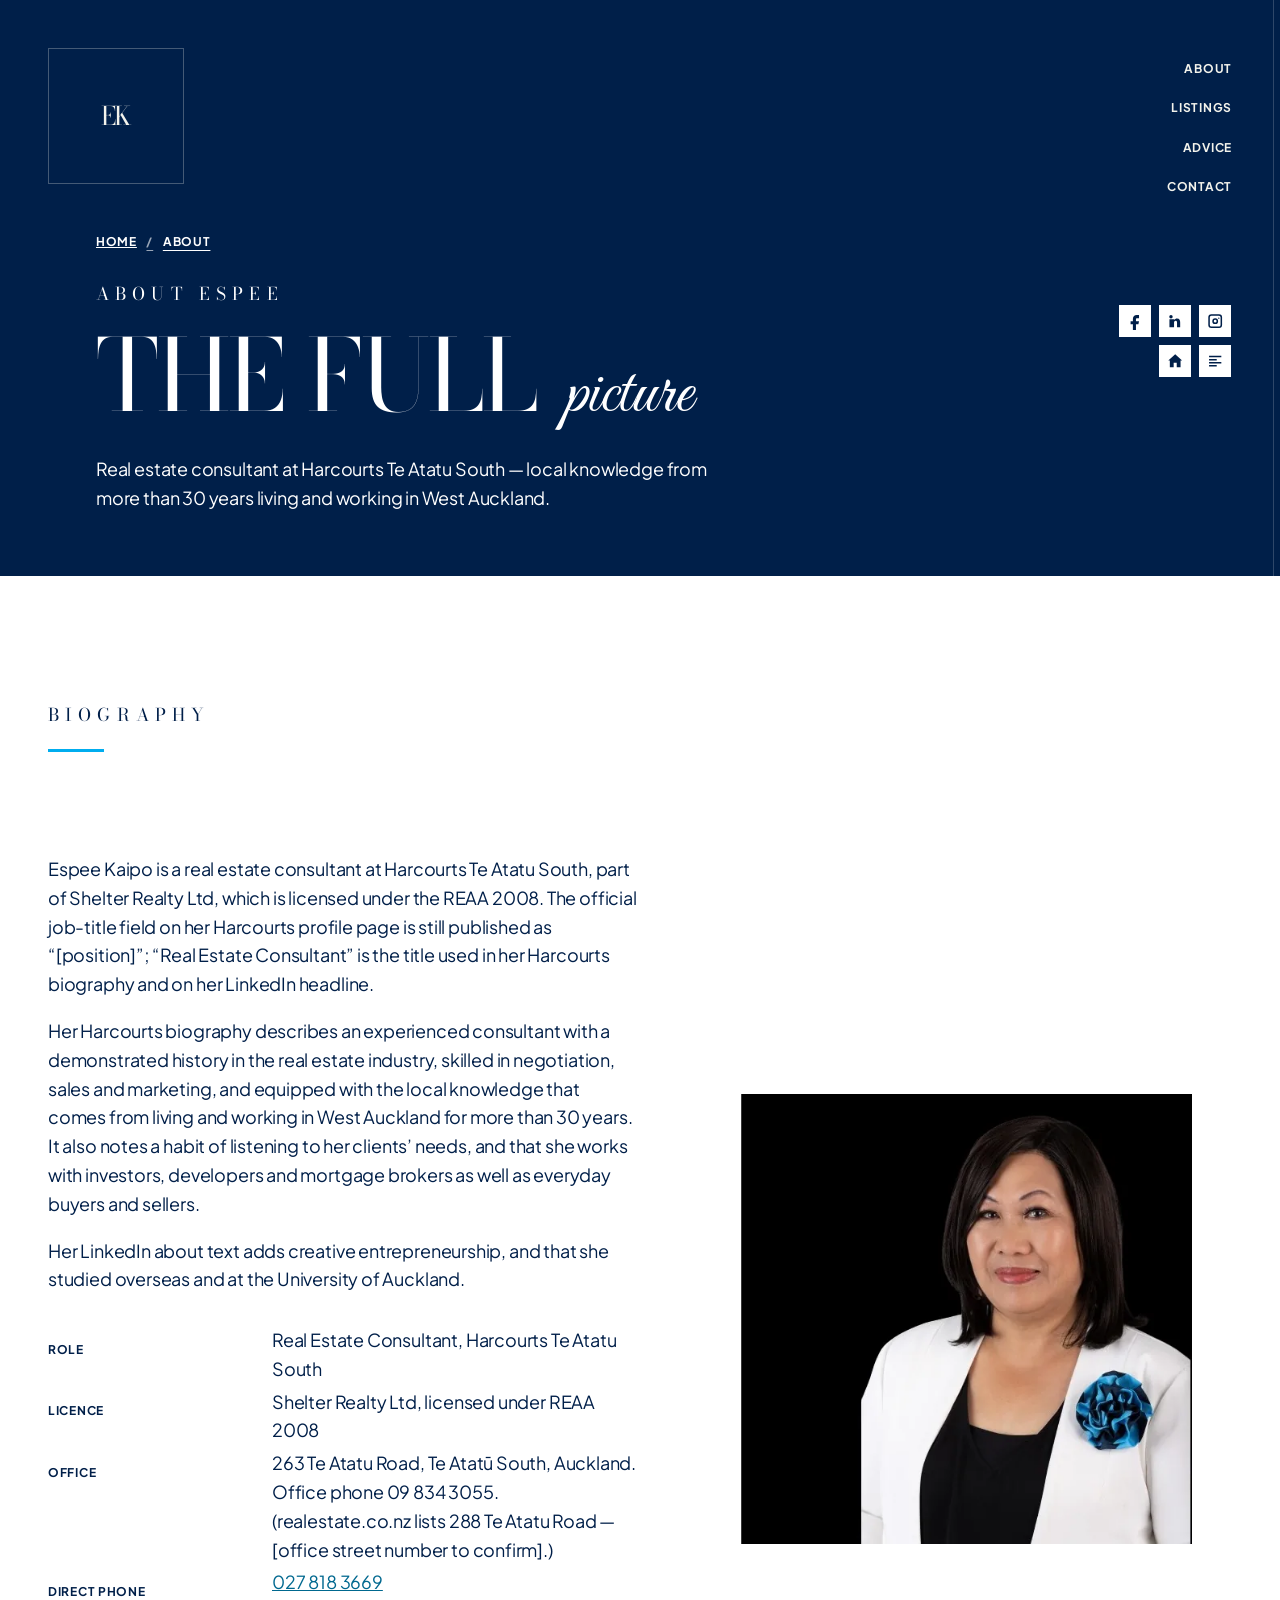
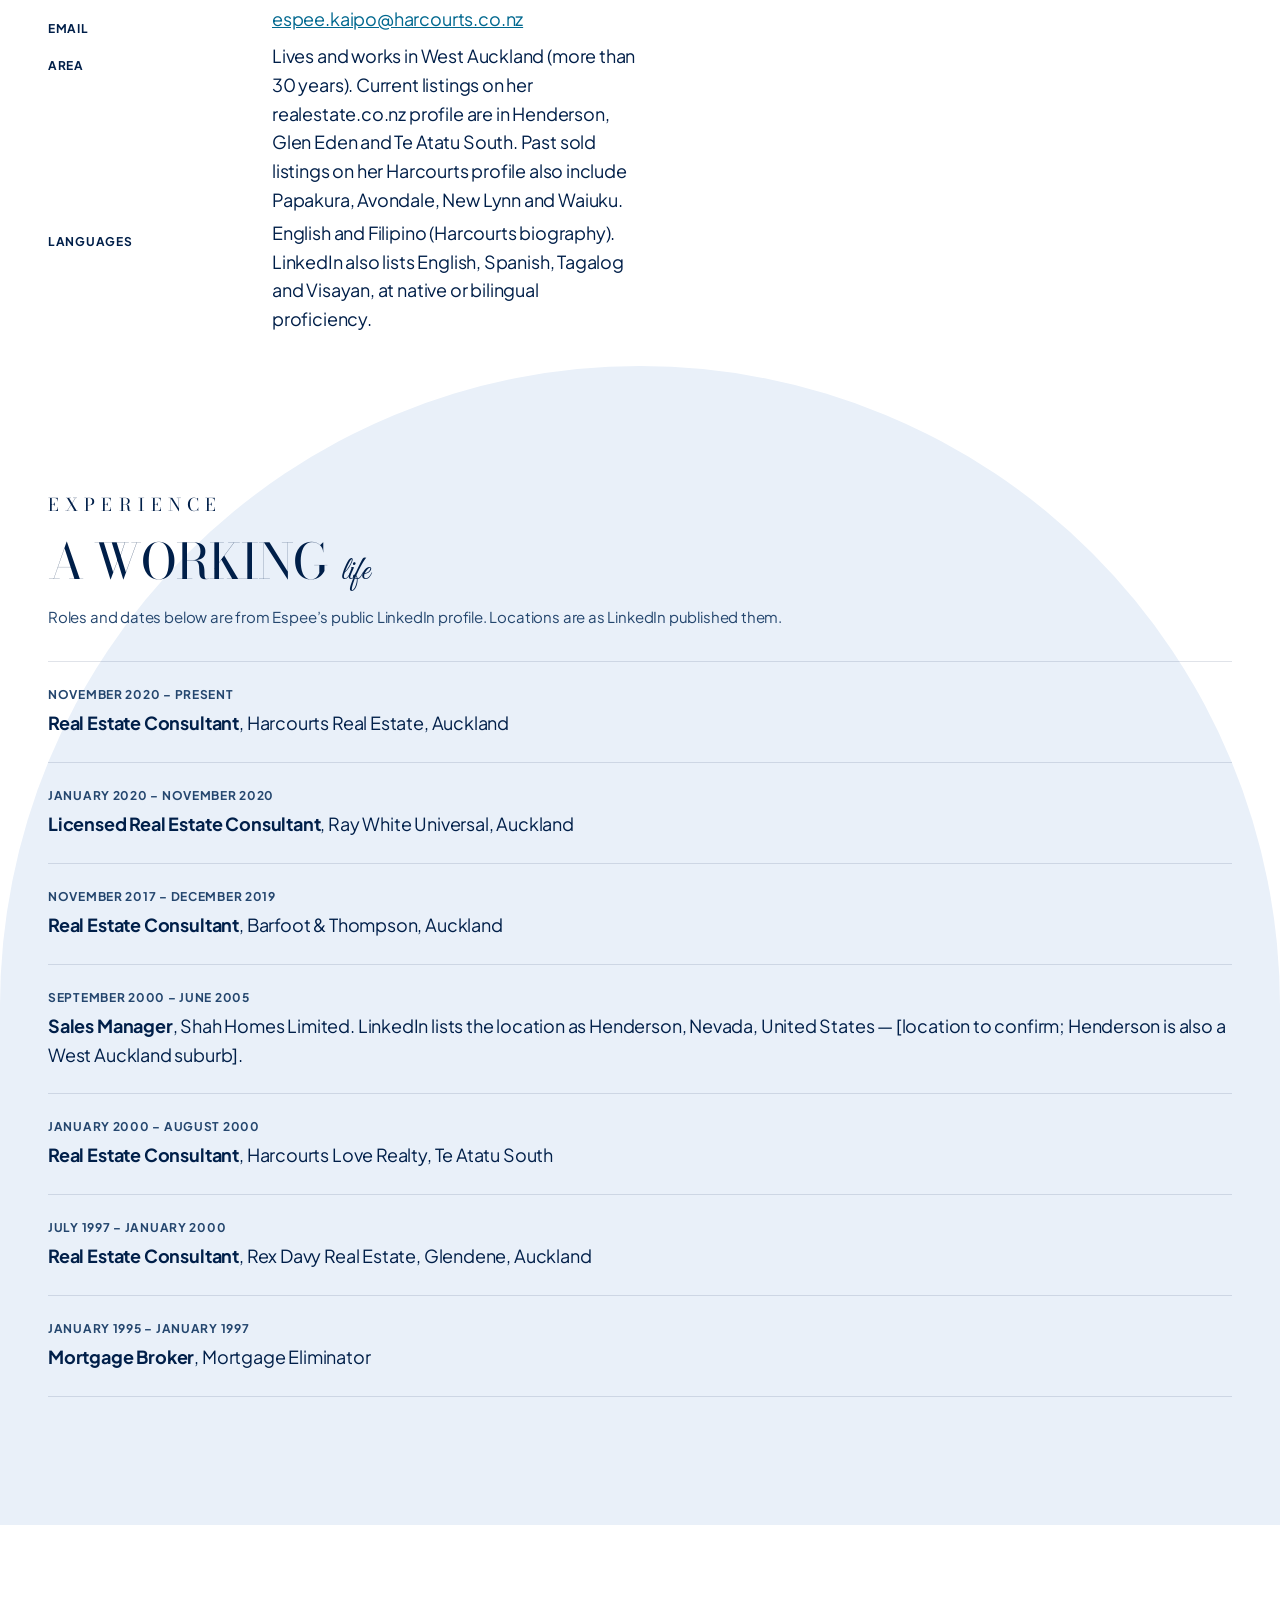
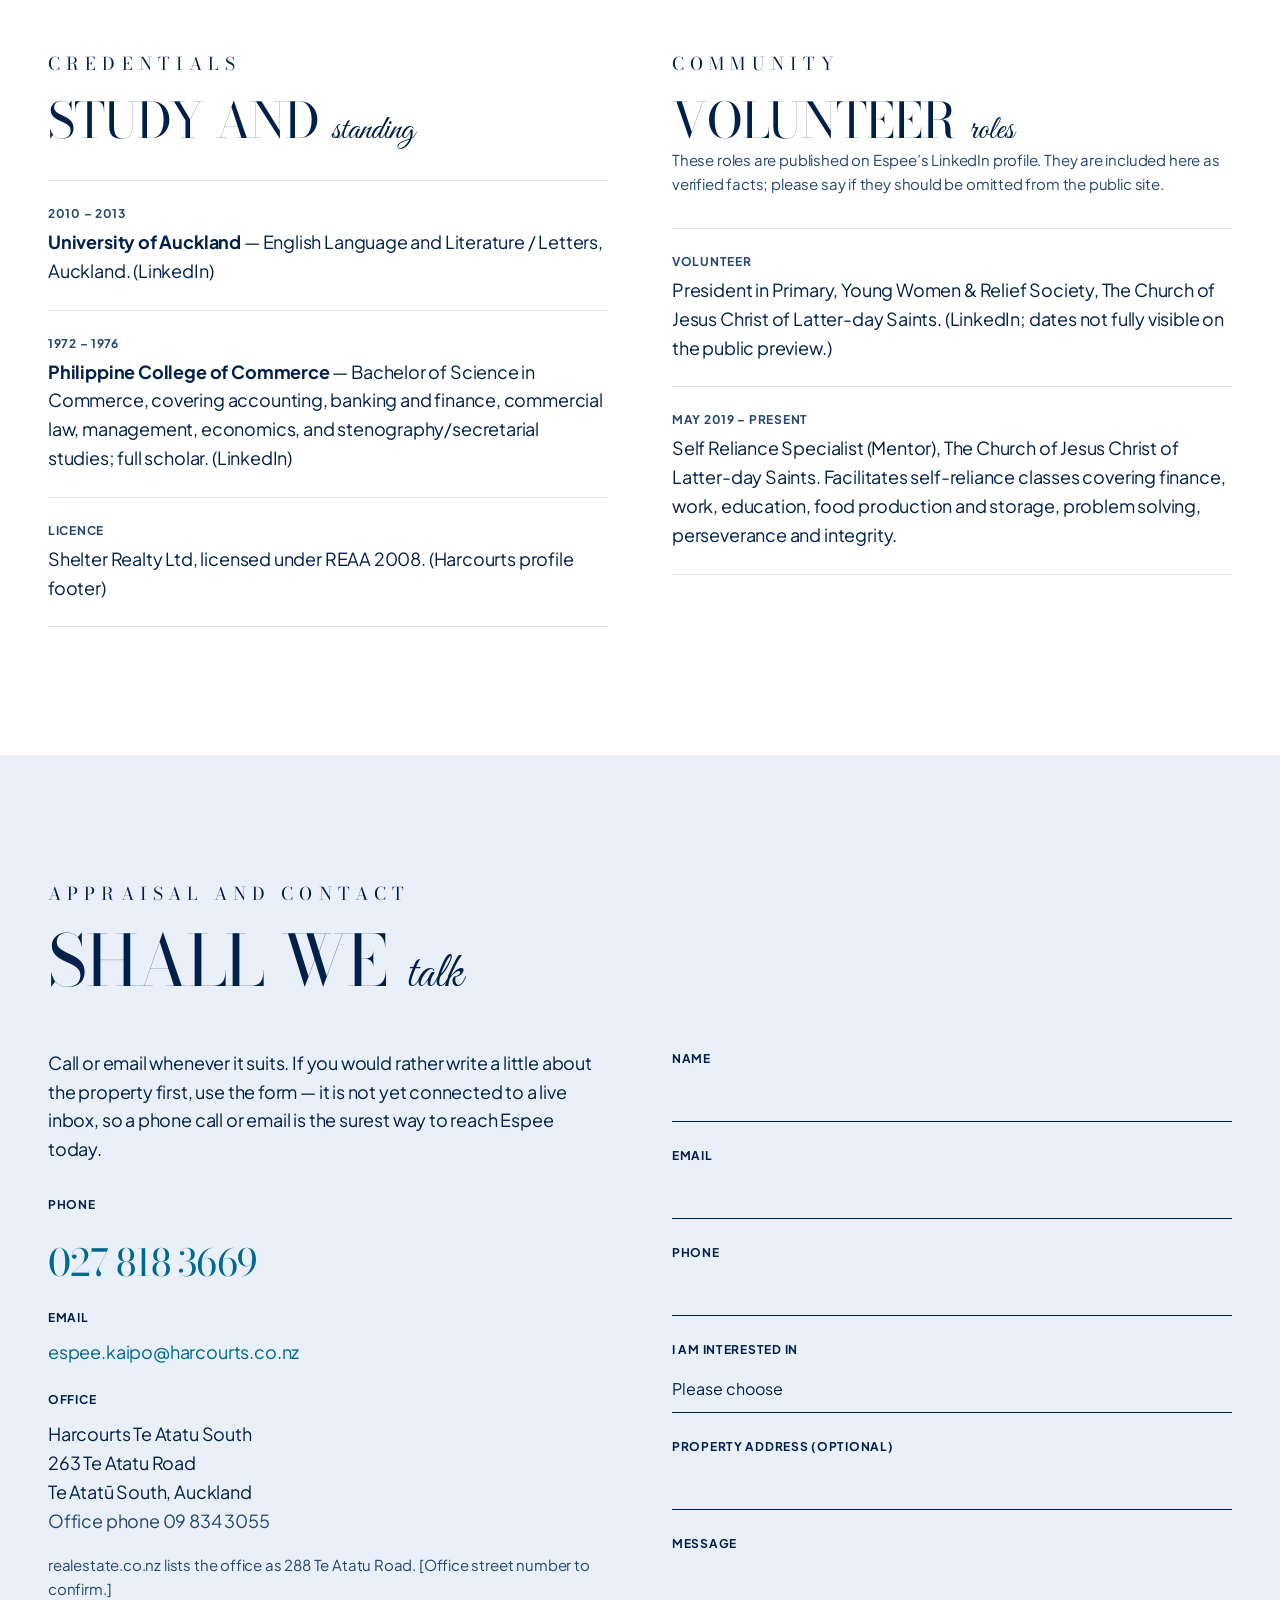
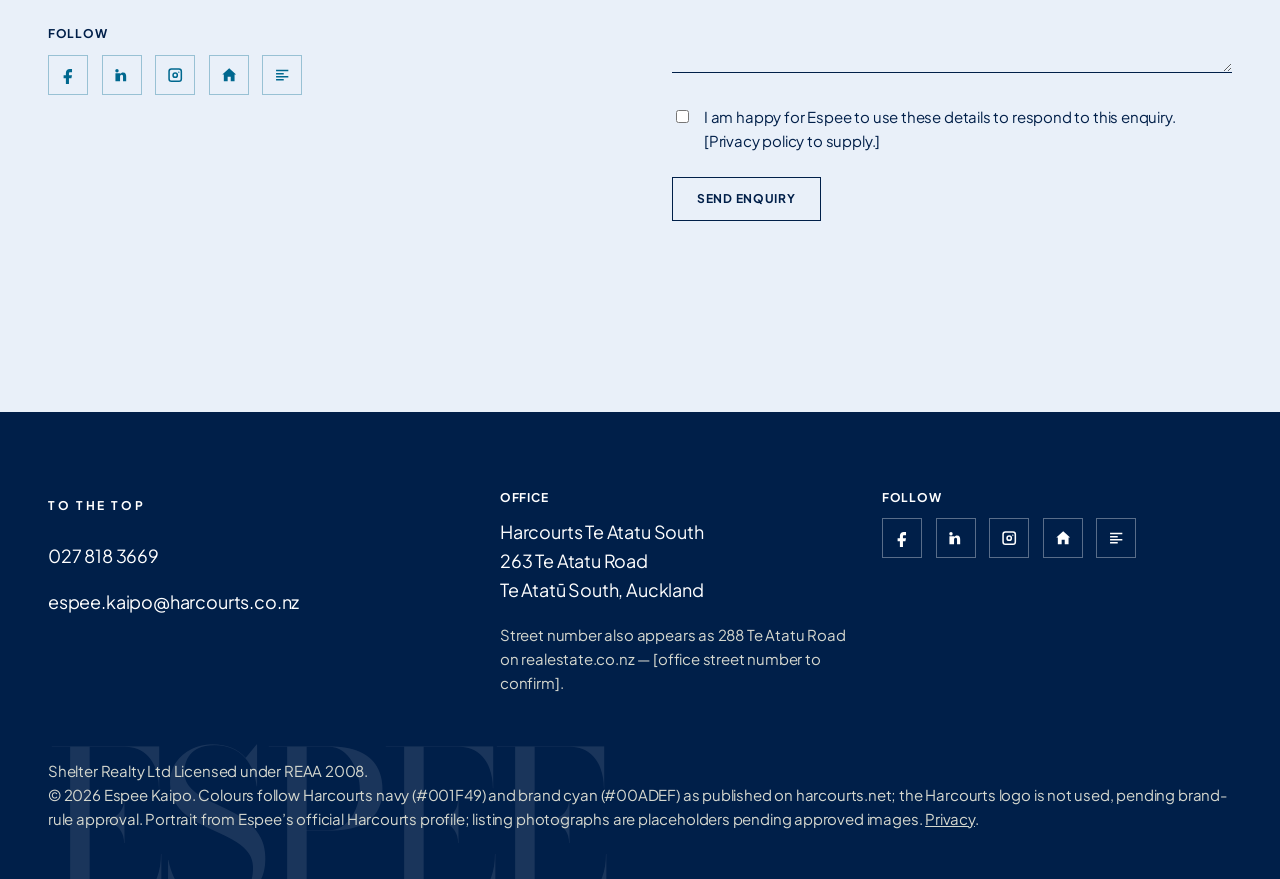
<file: about.html>
<!DOCTYPE html>
<html lang="en-NZ">
<head>
  <meta charset="utf-8">
  <meta name="viewport" content="width=device-width, initial-scale=1">
  <title>About Espee Kaipo — Real Estate Consultant, West Auckland</title>
  <meta name="description" content="About Espee Kaipo: real estate consultant at Harcourts Te Atatu South. Experience, languages, credentials and how to get in touch. Call 027 818 3669.">
  <meta name="theme-color" content="#001F49">
  <link rel="icon" type="image/png" sizes="32x32" href="assets/img/favicon.png">
  <link rel="apple-touch-icon" href="assets/img/apple-touch-icon.png">
  <meta property="og:type" content="website">
  <meta property="og:title" content="About Espee Kaipo — Real Estate Consultant, West Auckland">
  <meta property="og:description" content="About Espee Kaipo: real estate consultant at Harcourts Te Atatu South. Experience, languages, credentials and how to get in touch. Call 027 818 3669.">
  <meta property="og:image" content="assets/img/og-image.jpg">
  <meta property="og:image:width" content="1200">
  <meta property="og:image:height" content="630">
  <meta property="og:locale" content="en_NZ">
  <meta name="twitter:card" content="summary_large_image">
  <meta name="twitter:title" content="About Espee Kaipo — Real Estate Consultant, West Auckland">
  <meta name="twitter:description" content="About Espee Kaipo: real estate consultant at Harcourts Te Atatu South. Experience, languages, credentials and how to get in touch. Call 027 818 3669.">
  <meta name="twitter:image" content="assets/img/og-image.jpg">
  <link rel="preload" href="fonts/plus-jakarta-sans-400-latin.woff2" as="font" type="font/woff2" crossorigin>
  <link rel="preload" href="fonts/bodoni-moda-400-latin.woff2" as="font" type="font/woff2" crossorigin>
  <link rel="stylesheet" href="css/fonts.css">
  <link rel="stylesheet" href="css/styles.css">
  <script type="application/ld+json">
  {
    "@context": "https://schema.org",
    "@type": "RealEstateAgent",
    "name": "Espee Kaipo",
    "jobTitle": "Real Estate Consultant",
    "description": "Real estate consultant at Harcourts Te Atatu South, Shelter Realty Ltd (licensed under REAA 2008). Lives and works in West Auckland.",
    "image": "assets/img/espee-portrait.jpg",
    "telephone": "+64278183669",
    "email": "espee.kaipo@harcourts.co.nz",
    "areaServed": { "@type": "AdministrativeArea", "name": "West Auckland" },
    "knowsLanguage": ["en", "fil", "es", "tl"],
    "worksFor": {
      "@type": "RealEstateAgent",
      "name": "Harcourts Te Atatu South",
      "legalName": "Shelter Realty Ltd",
      "address": {
        "@type": "PostalAddress",
        "streetAddress": "263 Te Atatu Road",
        "addressLocality": "Te Atatū South",
        "addressRegion": "Auckland",
        "addressCountry": "NZ"
      },
      "telephone": "+6498343055"
    },
    "sameAs": [
      "https://harcourts.net/nz/office/te-atatu-south/people/espee-kaipo",
      "https://www.linkedin.com/in/espee-kaipo-845031126/",
      "https://www.facebook.com/espeerealestate/",
      "https://www.instagram.com/espeekaipo/",
      "https://www.realestate.co.nz/agent/676103/espee-kaipo"
    ]
  }
  </script>
</head>
<body>
  <a class="skip-link" href="#main">Skip to content</a>

  <header class="site-header" data-header>
    <a class="logo-mark" href="index.html#top" aria-label="Espee Kaipo, home"><span>EK</span></a>
    <nav class="nav-desktop" aria-label="Primary">
      <a href="about.html" aria-current="page"><span class="link-slide"><span><span>About</span><span aria-hidden="true">About</span></span></span></a>
      <a href="listings.html"><span class="link-slide"><span><span>Listings</span><span aria-hidden="true">Listings</span></span></span></a>
      <a href="index.html#help"><span class="link-slide"><span><span>Advice</span><span aria-hidden="true">Advice</span></span></span></a>
      <a href="about.html#contact"><span class="link-slide"><span><span>Contact</span><span aria-hidden="true">Contact</span></span></span></a>
    </nav>
    <button class="menu-toggle label-wide" type="button" data-menu-toggle aria-controls="site-menu" aria-expanded="false">Menu</button>
    <nav class="header-socials" aria-label="Espee on social media and listing sites">
      <ul class="social-row "><li><a href="https://www.facebook.com/espeerealestate/" rel="noopener noreferrer" aria-label="Espee Kaipo on Facebook"><svg viewBox="0 0 24 24" aria-hidden="true" focusable="false"><path d="M14 8h3V4h-3c-2.8 0-5 2.2-5 5v3H6v4h3v8h4v-8h3.2l.8-4H13V9c0-.6.4-1 1-1z"/></svg><span class="visually-hidden">Espee Kaipo on Facebook</span></a></li><li><a href="https://www.linkedin.com/in/espee-kaipo-845031126/" rel="noopener noreferrer" aria-label="Espee Kaipo on LinkedIn"><svg viewBox="0 0 24 24" aria-hidden="true" focusable="false"><path d="M6.5 8.5A2.25 2.25 0 1 1 6.5 4a2.25 2.25 0 0 1 0 4.5zM4.5 20h4V9.5h-4V20zM13 9.5c-1.3 0-2.2.6-2.6 1.2V9.5H6.5V20H10.5v-5.6c0-1.5.3-2.9 2.1-2.9 1.8 0 1.8 1.7 1.8 3V20H18.5v-6.2c0-3.1-.7-5.3-4.1-5.3-1.7 0-2.8.9-3.3 1.7h-.1V9.5H13z"/></svg><span class="visually-hidden">Espee Kaipo on LinkedIn</span></a></li><li><a href="https://www.instagram.com/espeekaipo/" rel="noopener noreferrer" aria-label="Espee Kaipo on Instagram"><svg viewBox="0 0 24 24" aria-hidden="true" focusable="false"><path d="M7 3h10a4 4 0 0 1 4 4v10a4 4 0 0 1-4 4H7a4 4 0 0 1-4-4V7a4 4 0 0 1 4-4zm0 2a2 2 0 0 0-2 2v10a2 2 0 0 0 2 2h10a2 2 0 0 0 2-2V7a2 2 0 0 0-2-2H7zm5 3.2A3.8 3.8 0 1 1 8.2 12 3.8 3.8 0 0 1 12 8.2zm0 2A1.8 1.8 0 1 0 13.8 12 1.8 1.8 0 0 0 12 10.2zM16.7 7.1a.9.9 0 1 1-.9.9.9.9 0 0 1 .9-.9z"/></svg><span class="visually-hidden">Espee Kaipo on Instagram</span></a></li><li><a href="https://harcourts.net/nz/office/te-atatu-south/people/espee-kaipo" rel="noopener noreferrer" aria-label="Espee Kaipo on Harcourts"><svg viewBox="0 0 24 24" aria-hidden="true" focusable="false"><path d="M12 3 3 11h2v9h5v-6h4v6h5v-9h2L12 3z"/></svg><span class="visually-hidden">Espee Kaipo on Harcourts</span></a></li><li><a href="https://www.realestate.co.nz/agent/676103/espee-kaipo" rel="noopener noreferrer" aria-label="Espee Kaipo on realestate.co.nz"><svg viewBox="0 0 24 24" aria-hidden="true" focusable="false"><path d="M4 5h16v2H4V5zm0 4h10v2H4V9zm0 4h16v2H4v-2zm0 4h10v2H4v-2z"/></svg><span class="visually-hidden">Espee Kaipo on realestate.co.nz</span></a></li></ul>
    </nav>
  </header>
  <div class="scroll-progress" aria-hidden="true" data-progress><span></span></div>

  <div id="site-menu" class="menu-panel" hidden>
    <p class="menu-script" aria-hidden="true">Menu</p>
    <nav aria-label="Mobile">
      <a href="index.html">Home</a>
      <a href="about.html" aria-current="page">About</a>
      <a href="listings.html">Listings</a>
      <a href="index.html#help">Advice</a>
      <a href="about.html#contact">Contact</a>
    </nav>
    <nav aria-label="Espee on social media and listing sites">
      <ul class="social-row "><li><a href="https://www.facebook.com/espeerealestate/" rel="noopener noreferrer" aria-label="Espee Kaipo on Facebook"><svg viewBox="0 0 24 24" aria-hidden="true" focusable="false"><path d="M14 8h3V4h-3c-2.8 0-5 2.2-5 5v3H6v4h3v8h4v-8h3.2l.8-4H13V9c0-.6.4-1 1-1z"/></svg><span class="visually-hidden">Espee Kaipo on Facebook</span></a></li><li><a href="https://www.linkedin.com/in/espee-kaipo-845031126/" rel="noopener noreferrer" aria-label="Espee Kaipo on LinkedIn"><svg viewBox="0 0 24 24" aria-hidden="true" focusable="false"><path d="M6.5 8.5A2.25 2.25 0 1 1 6.5 4a2.25 2.25 0 0 1 0 4.5zM4.5 20h4V9.5h-4V20zM13 9.5c-1.3 0-2.2.6-2.6 1.2V9.5H6.5V20H10.5v-5.6c0-1.5.3-2.9 2.1-2.9 1.8 0 1.8 1.7 1.8 3V20H18.5v-6.2c0-3.1-.7-5.3-4.1-5.3-1.7 0-2.8.9-3.3 1.7h-.1V9.5H13z"/></svg><span class="visually-hidden">Espee Kaipo on LinkedIn</span></a></li><li><a href="https://www.instagram.com/espeekaipo/" rel="noopener noreferrer" aria-label="Espee Kaipo on Instagram"><svg viewBox="0 0 24 24" aria-hidden="true" focusable="false"><path d="M7 3h10a4 4 0 0 1 4 4v10a4 4 0 0 1-4 4H7a4 4 0 0 1-4-4V7a4 4 0 0 1 4-4zm0 2a2 2 0 0 0-2 2v10a2 2 0 0 0 2 2h10a2 2 0 0 0 2-2V7a2 2 0 0 0-2-2H7zm5 3.2A3.8 3.8 0 1 1 8.2 12 3.8 3.8 0 0 1 12 8.2zm0 2A1.8 1.8 0 1 0 13.8 12 1.8 1.8 0 0 0 12 10.2zM16.7 7.1a.9.9 0 1 1-.9.9.9.9 0 0 1 .9-.9z"/></svg><span class="visually-hidden">Espee Kaipo on Instagram</span></a></li><li><a href="https://harcourts.net/nz/office/te-atatu-south/people/espee-kaipo" rel="noopener noreferrer" aria-label="Espee Kaipo on Harcourts"><svg viewBox="0 0 24 24" aria-hidden="true" focusable="false"><path d="M12 3 3 11h2v9h5v-6h4v6h5v-9h2L12 3z"/></svg><span class="visually-hidden">Espee Kaipo on Harcourts</span></a></li><li><a href="https://www.realestate.co.nz/agent/676103/espee-kaipo" rel="noopener noreferrer" aria-label="Espee Kaipo on realestate.co.nz"><svg viewBox="0 0 24 24" aria-hidden="true" focusable="false"><path d="M4 5h16v2H4V5zm0 4h10v2H4V9zm0 4h16v2H4v-2zm0 4h10v2H4v-2z"/></svg><span class="visually-hidden">Espee Kaipo on realestate.co.nz</span></a></li></ul>
    </nav>
  </div>

  <main id="main">
    <section class="page-hero theme-navy" data-theme="plum" id="top">
      <div class="wrap-narrow">
        <nav aria-label="Breadcrumb">
          <ol class="breadcrumb">
            <li><a href="index.html">Home</a></li>
            <li aria-current="page">About</li>
          </ol>
        </nav>
        <p class="kicker" data-reveal="p">About Espee</p>
        <h1 data-reveal="h">The full <span class="script-inline">picture</span></h1>
        <p data-reveal="p" style="margin-top: var(--space-24); max-width: 40rem;">Real estate consultant at Harcourts Te Atatu South — local knowledge from more than 30 years living and working in West Auckland.</p>
      </div>
    </section>

    <section class="theme-paper section-pad" data-theme="paper">
      <div class="wrap-narrow">
        <div class="about-grid">
          <div>
            <p class="kicker" data-reveal="p">Biography</p>
            <span class="accent-bar" aria-hidden="true"></span>
            <h2 class="h3" data-reveal="h">Who she is</h2>
            <div data-reveal="p" style="margin-top: var(--space-32)">
              <p>Espee Kaipo is a real estate consultant at Harcourts Te Atatu South, part of Shelter Realty Ltd, which is licensed under the REAA 2008. The official job-title field on her Harcourts profile page is still published as “[position]”; “Real Estate Consultant” is the title used in her Harcourts biography and on her LinkedIn headline.</p>
              <p>Her Harcourts biography describes an experienced consultant with a demonstrated history in the real estate industry, skilled in negotiation, sales and marketing, and equipped with the local knowledge that comes from living and working in West Auckland for more than 30 years. It also notes a habit of listening to her clients’ needs, and that she works with investors, developers and mortgage brokers as well as everyday buyers and sellers.</p>
              <p>Her LinkedIn about text adds creative entrepreneurship, and that she studied overseas and at the University of Auckland.</p>
            </div>
            <dl class="dl-facts" data-reveal="ctn">
              <dt>Role</dt>
              <dd>Real Estate Consultant, Harcourts Te Atatu South</dd>
              <dt>Licence</dt>
              <dd>Shelter Realty Ltd, licensed under REAA 2008</dd>
              <dt>Office</dt>
              <dd>263 Te Atatu Road, Te Atatū South, Auckland. Office phone 09 834 3055. (realestate.co.nz lists 288 Te Atatu Road — [office street number to confirm].)</dd>
              <dt>Direct phone</dt>
              <dd><a href="tel:+64278183669">027 818 3669</a></dd>
              <dt>Email</dt>
              <dd><a href="mailto:espee.kaipo@harcourts.co.nz">espee.kaipo@harcourts.co.nz</a></dd>
              <dt>Area</dt>
              <dd>Lives and works in West Auckland (more than 30 years). Current listings on her realestate.co.nz profile are in Henderson, Glen Eden and Te Atatu South. Past sold listings on her Harcourts profile also include Papakura, Avondale, New Lynn and Waiuku.</dd>
              <dt>Languages</dt>
              <dd>English and Filipino (Harcourts biography). LinkedIn also lists English, Spanish, Tagalog and Visayan, at native or bilingual proficiency.</dd>
            </dl>
          </div>
          <figure class="portrait" data-reveal="slide">
            <picture>
              <source type="image/webp" srcset="assets/img/espee-portrait.webp">
              <img src="assets/img/espee-portrait.jpg" width="559" height="559" alt="Portrait of Espee Kaipo in a white jacket with a blue fabric flower." loading="lazy">
            </picture>
          </figure>
        </div>
      </div>
    </section>

    <section class="theme-sky has-arch section-pad" data-theme="sky">
      <div class="wrap-narrow">
        <p class="kicker" data-reveal="p">Experience</p>
        <h2 class="h3" data-reveal="h">A working <span class="script-inline">life</span></h2>
        <p class="source-note" data-reveal="p" style="margin-top: var(--space-16)">Roles and dates below are from Espee’s public LinkedIn profile. Locations are as LinkedIn published them.</p>
        <ol class="timeline" data-reveal="ctn">
          <li>
            <span class="label when">November 2020 – present</span>
            <strong>Real Estate Consultant</strong>, Harcourts Real Estate, Auckland
          </li>
          <li>
            <span class="label when">January 2020 – November 2020</span>
            <strong>Licensed Real Estate Consultant</strong>, Ray White Universal, Auckland
          </li>
          <li>
            <span class="label when">November 2017 – December 2019</span>
            <strong>Real Estate Consultant</strong>, Barfoot &amp; Thompson, Auckland
          </li>
          <li>
            <span class="label when">September 2000 – June 2005</span>
            <strong>Sales Manager</strong>, Shah Homes Limited. LinkedIn lists the location as Henderson, Nevada, United States — [location to confirm; Henderson is also a West Auckland suburb].
          </li>
          <li>
            <span class="label when">January 2000 – August 2000</span>
            <strong>Real Estate Consultant</strong>, Harcourts Love Realty, Te Atatu South
          </li>
          <li>
            <span class="label when">July 1997 – January 2000</span>
            <strong>Real Estate Consultant</strong>, Rex Davy Real Estate, Glendene, Auckland
          </li>
          <li>
            <span class="label when">January 1995 – January 1997</span>
            <strong>Mortgage Broker</strong>, Mortgage Eliminator
          </li>
        </ol>
      </div>
    </section>

    <section class="theme-paper section-pad" data-theme="paper">
      <div class="wrap-narrow">
        <div class="contact-grid">
          <div data-reveal="ctn">
            <p class="kicker">Credentials</p>
            <h2 class="h3">Study and <span class="script-inline">standing</span></h2>
            <ul class="timeline">
              <li>
                <span class="label when">2010 – 2013</span>
                <strong>University of Auckland</strong> — English Language and Literature / Letters, Auckland. (LinkedIn)
              </li>
              <li>
                <span class="label when">1972 – 1976</span>
                <strong>Philippine College of Commerce</strong> — Bachelor of Science in Commerce, covering accounting, banking and finance, commercial law, management, economics, and stenography/secretarial studies; full scholar. (LinkedIn)
              </li>
              <li>
                <span class="label when">Licence</span>
                Shelter Realty Ltd, licensed under REAA 2008. (Harcourts profile footer)
              </li>
            </ul>
          </div>
          <div data-reveal="ctn">
            <p class="kicker">Community</p>
            <h2 class="h3">Volunteer <span class="script-inline">roles</span></h2>
            <p class="source-note">These roles are published on Espee’s LinkedIn profile. They are included here as verified facts; please say if they should be omitted from the public site.</p>
            <ul class="timeline">
              <li>
                <span class="label when">Volunteer</span>
                President in Primary, Young Women &amp; Relief Society, The Church of Jesus Christ of Latter-day Saints. (LinkedIn; dates not fully visible on the public preview.)
              </li>
              <li>
                <span class="label when">May 2019 – present</span>
                Self Reliance Specialist (Mentor), The Church of Jesus Christ of Latter-day Saints. Facilitates self-reliance classes covering finance, work, education, food production and storage, problem solving, perseverance and integrity.
              </li>
            </ul>
          </div>
        </div>
      </div>
    </section>

    <section id="contact" class="theme-sky section-pad" data-theme="sky">
      <div class="wrap-narrow">
        <p class="kicker" data-reveal="p">Appraisal and contact</p>
        <h2 class="h2" data-reveal="h">Shall we <span class="script-inline">talk</span></h2>
        <div class="contact-grid" style="margin-top: var(--space-48)">
          <div class="contact-details" data-reveal="ctn">
            <p>Call or email whenever it suits. If you would rather write a little about the property first, use the form — it is not yet connected to a live inbox, so a phone call or email is the surest way to reach Espee today.</p>
            <p class="label" style="margin-top: var(--space-32)">Phone</p>
            <a class="phone" href="tel:+64278183669">027 818 3669</a>
            <p class="label">Email</p>
            <p><a href="mailto:espee.kaipo@harcourts.co.nz">espee.kaipo@harcourts.co.nz</a></p>
            <p class="label" style="margin-top: var(--space-24)">Office</p>
            <p>Harcourts Te Atatu South<br>263 Te Atatu Road<br>Te Atatū South, Auckland<br><span class="muted">Office phone 09 834 3055</span></p>
            <p class="note">realestate.co.nz lists the office as 288 Te Atatu Road. [Office street number to confirm.]</p>
            <p class="label" style="margin-top: var(--space-24)">Follow</p>
            <nav aria-label="Espee on social media and listing sites">
              <ul class="social-row "><li><a href="https://www.facebook.com/espeerealestate/" rel="noopener noreferrer" aria-label="Espee Kaipo on Facebook"><svg viewBox="0 0 24 24" aria-hidden="true" focusable="false"><path d="M14 8h3V4h-3c-2.8 0-5 2.2-5 5v3H6v4h3v8h4v-8h3.2l.8-4H13V9c0-.6.4-1 1-1z"/></svg><span class="visually-hidden">Espee Kaipo on Facebook</span></a></li><li><a href="https://www.linkedin.com/in/espee-kaipo-845031126/" rel="noopener noreferrer" aria-label="Espee Kaipo on LinkedIn"><svg viewBox="0 0 24 24" aria-hidden="true" focusable="false"><path d="M6.5 8.5A2.25 2.25 0 1 1 6.5 4a2.25 2.25 0 0 1 0 4.5zM4.5 20h4V9.5h-4V20zM13 9.5c-1.3 0-2.2.6-2.6 1.2V9.5H6.5V20H10.5v-5.6c0-1.5.3-2.9 2.1-2.9 1.8 0 1.8 1.7 1.8 3V20H18.5v-6.2c0-3.1-.7-5.3-4.1-5.3-1.7 0-2.8.9-3.3 1.7h-.1V9.5H13z"/></svg><span class="visually-hidden">Espee Kaipo on LinkedIn</span></a></li><li><a href="https://www.instagram.com/espeekaipo/" rel="noopener noreferrer" aria-label="Espee Kaipo on Instagram"><svg viewBox="0 0 24 24" aria-hidden="true" focusable="false"><path d="M7 3h10a4 4 0 0 1 4 4v10a4 4 0 0 1-4 4H7a4 4 0 0 1-4-4V7a4 4 0 0 1 4-4zm0 2a2 2 0 0 0-2 2v10a2 2 0 0 0 2 2h10a2 2 0 0 0 2-2V7a2 2 0 0 0-2-2H7zm5 3.2A3.8 3.8 0 1 1 8.2 12 3.8 3.8 0 0 1 12 8.2zm0 2A1.8 1.8 0 1 0 13.8 12 1.8 1.8 0 0 0 12 10.2zM16.7 7.1a.9.9 0 1 1-.9.9.9.9 0 0 1 .9-.9z"/></svg><span class="visually-hidden">Espee Kaipo on Instagram</span></a></li><li><a href="https://harcourts.net/nz/office/te-atatu-south/people/espee-kaipo" rel="noopener noreferrer" aria-label="Espee Kaipo on Harcourts"><svg viewBox="0 0 24 24" aria-hidden="true" focusable="false"><path d="M12 3 3 11h2v9h5v-6h4v6h5v-9h2L12 3z"/></svg><span class="visually-hidden">Espee Kaipo on Harcourts</span></a></li><li><a href="https://www.realestate.co.nz/agent/676103/espee-kaipo" rel="noopener noreferrer" aria-label="Espee Kaipo on realestate.co.nz"><svg viewBox="0 0 24 24" aria-hidden="true" focusable="false"><path d="M4 5h16v2H4V5zm0 4h10v2H4V9zm0 4h16v2H4v-2zm0 4h10v2H4v-2z"/></svg><span class="visually-hidden">Espee Kaipo on realestate.co.nz</span></a></li></ul>
            </nav>
          </div>
          <form class="form" data-contact-form action="[form endpoint]" method="post" data-reveal="ctn">
            <div class="field">
              <label for="name">Name</label>
              <input id="name" name="name" type="text" autocomplete="name" required>
            </div>
            <div class="field">
              <label for="email">Email</label>
              <input id="email" name="email" type="email" autocomplete="email" required>
            </div>
            <div class="field">
              <label for="phone">Phone</label>
              <input id="phone" name="phone" type="tel" autocomplete="tel">
            </div>
            <div class="field">
              <label for="interest">I am interested in</label>
              <select id="interest" name="interest" required>
                <option value="">Please choose</option>
                <option value="appraisal">A property appraisal</option>
                <option value="buying">Buying</option>
                <option value="selling">Selling</option>
                <option value="viewing">A private viewing</option>
                <option value="other">Something else</option>
              </select>
            </div>
            <div class="field">
              <label for="address">Property address (optional)</label>
              <input id="address" name="address" type="text" autocomplete="street-address">
            </div>
            <div class="field">
              <label for="message">Message</label>
              <textarea id="message" name="message" required></textarea>
            </div>
            <label class="check">
              <input type="checkbox" name="privacy" required>
              <span>I am happy for Espee to use these details to respond to this enquiry. [Privacy policy to supply.]</span>
            </label>
            <p>
              <button class="btn" type="submit"><span class="btn-label">Send enquiry</span></button>
            </p>
            <p class="form-status" data-form-status role="status"></p>
          </form>
        </div>
      </div>
    </section>
  </main>

  <footer class="site-footer theme-plum" data-theme="plum">
    <div class="footer-word" aria-hidden="true">Espee</div>
    <div class="footer-grid wrap-narrow" style="padding-inline: 0">
      <div>
        <a class="label-wide" href="#top">To the top</a>
        <p style="margin-top: var(--space-24)"><a class="phone" href="tel:+64278183669">027 818 3669</a></p>
        <p><a href="mailto:espee.kaipo@harcourts.co.nz">espee.kaipo@harcourts.co.nz</a></p>
      </div>
      <div>
        <p class="label">Office</p>
        <p style="margin-top: var(--space-12)">Harcourts Te Atatu South<br>263 Te Atatu Road<br>Te Atatū South, Auckland</p>
        <p class="note">Street number also appears as 288 Te Atatu Road on realestate.co.nz — [office street number to confirm].</p>
      </div>
      <div>
        <p class="label">Follow</p>
        <nav aria-label="Espee on social media and listing sites" style="margin-top: var(--space-12)">
          <ul class="social-row "><li><a href="https://www.facebook.com/espeerealestate/" rel="noopener noreferrer" aria-label="Espee Kaipo on Facebook"><svg viewBox="0 0 24 24" aria-hidden="true" focusable="false"><path d="M14 8h3V4h-3c-2.8 0-5 2.2-5 5v3H6v4h3v8h4v-8h3.2l.8-4H13V9c0-.6.4-1 1-1z"/></svg><span class="visually-hidden">Espee Kaipo on Facebook</span></a></li><li><a href="https://www.linkedin.com/in/espee-kaipo-845031126/" rel="noopener noreferrer" aria-label="Espee Kaipo on LinkedIn"><svg viewBox="0 0 24 24" aria-hidden="true" focusable="false"><path d="M6.5 8.5A2.25 2.25 0 1 1 6.5 4a2.25 2.25 0 0 1 0 4.5zM4.5 20h4V9.5h-4V20zM13 9.5c-1.3 0-2.2.6-2.6 1.2V9.5H6.5V20H10.5v-5.6c0-1.5.3-2.9 2.1-2.9 1.8 0 1.8 1.7 1.8 3V20H18.5v-6.2c0-3.1-.7-5.3-4.1-5.3-1.7 0-2.8.9-3.3 1.7h-.1V9.5H13z"/></svg><span class="visually-hidden">Espee Kaipo on LinkedIn</span></a></li><li><a href="https://www.instagram.com/espeekaipo/" rel="noopener noreferrer" aria-label="Espee Kaipo on Instagram"><svg viewBox="0 0 24 24" aria-hidden="true" focusable="false"><path d="M7 3h10a4 4 0 0 1 4 4v10a4 4 0 0 1-4 4H7a4 4 0 0 1-4-4V7a4 4 0 0 1 4-4zm0 2a2 2 0 0 0-2 2v10a2 2 0 0 0 2 2h10a2 2 0 0 0 2-2V7a2 2 0 0 0-2-2H7zm5 3.2A3.8 3.8 0 1 1 8.2 12 3.8 3.8 0 0 1 12 8.2zm0 2A1.8 1.8 0 1 0 13.8 12 1.8 1.8 0 0 0 12 10.2zM16.7 7.1a.9.9 0 1 1-.9.9.9.9 0 0 1 .9-.9z"/></svg><span class="visually-hidden">Espee Kaipo on Instagram</span></a></li><li><a href="https://harcourts.net/nz/office/te-atatu-south/people/espee-kaipo" rel="noopener noreferrer" aria-label="Espee Kaipo on Harcourts"><svg viewBox="0 0 24 24" aria-hidden="true" focusable="false"><path d="M12 3 3 11h2v9h5v-6h4v6h5v-9h2L12 3z"/></svg><span class="visually-hidden">Espee Kaipo on Harcourts</span></a></li><li><a href="https://www.realestate.co.nz/agent/676103/espee-kaipo" rel="noopener noreferrer" aria-label="Espee Kaipo on realestate.co.nz"><svg viewBox="0 0 24 24" aria-hidden="true" focusable="false"><path d="M4 5h16v2H4V5zm0 4h10v2H4V9zm0 4h16v2H4v-2zm0 4h10v2H4v-2z"/></svg><span class="visually-hidden">Espee Kaipo on realestate.co.nz</span></a></li></ul>
        </nav>
      </div>
    </div>
    <p class="legal wrap-narrow" style="padding-inline: 0">
      Shelter Realty Ltd Licensed under REAA 2008.<br>
      © 2026 Espee Kaipo. Colours follow Harcourts navy (#001F49) and brand cyan (#00ADEF) as published on harcourts.net; the Harcourts logo is not used, pending brand-rule approval.
      Portrait from Espee’s official Harcourts profile; listing photographs are placeholders pending approved images.
      <a href="#[privacy policy]">Privacy</a>.
    </p>
  </footer>

  <script src="js/main.js" defer></script>
</body>
</html>
</file>
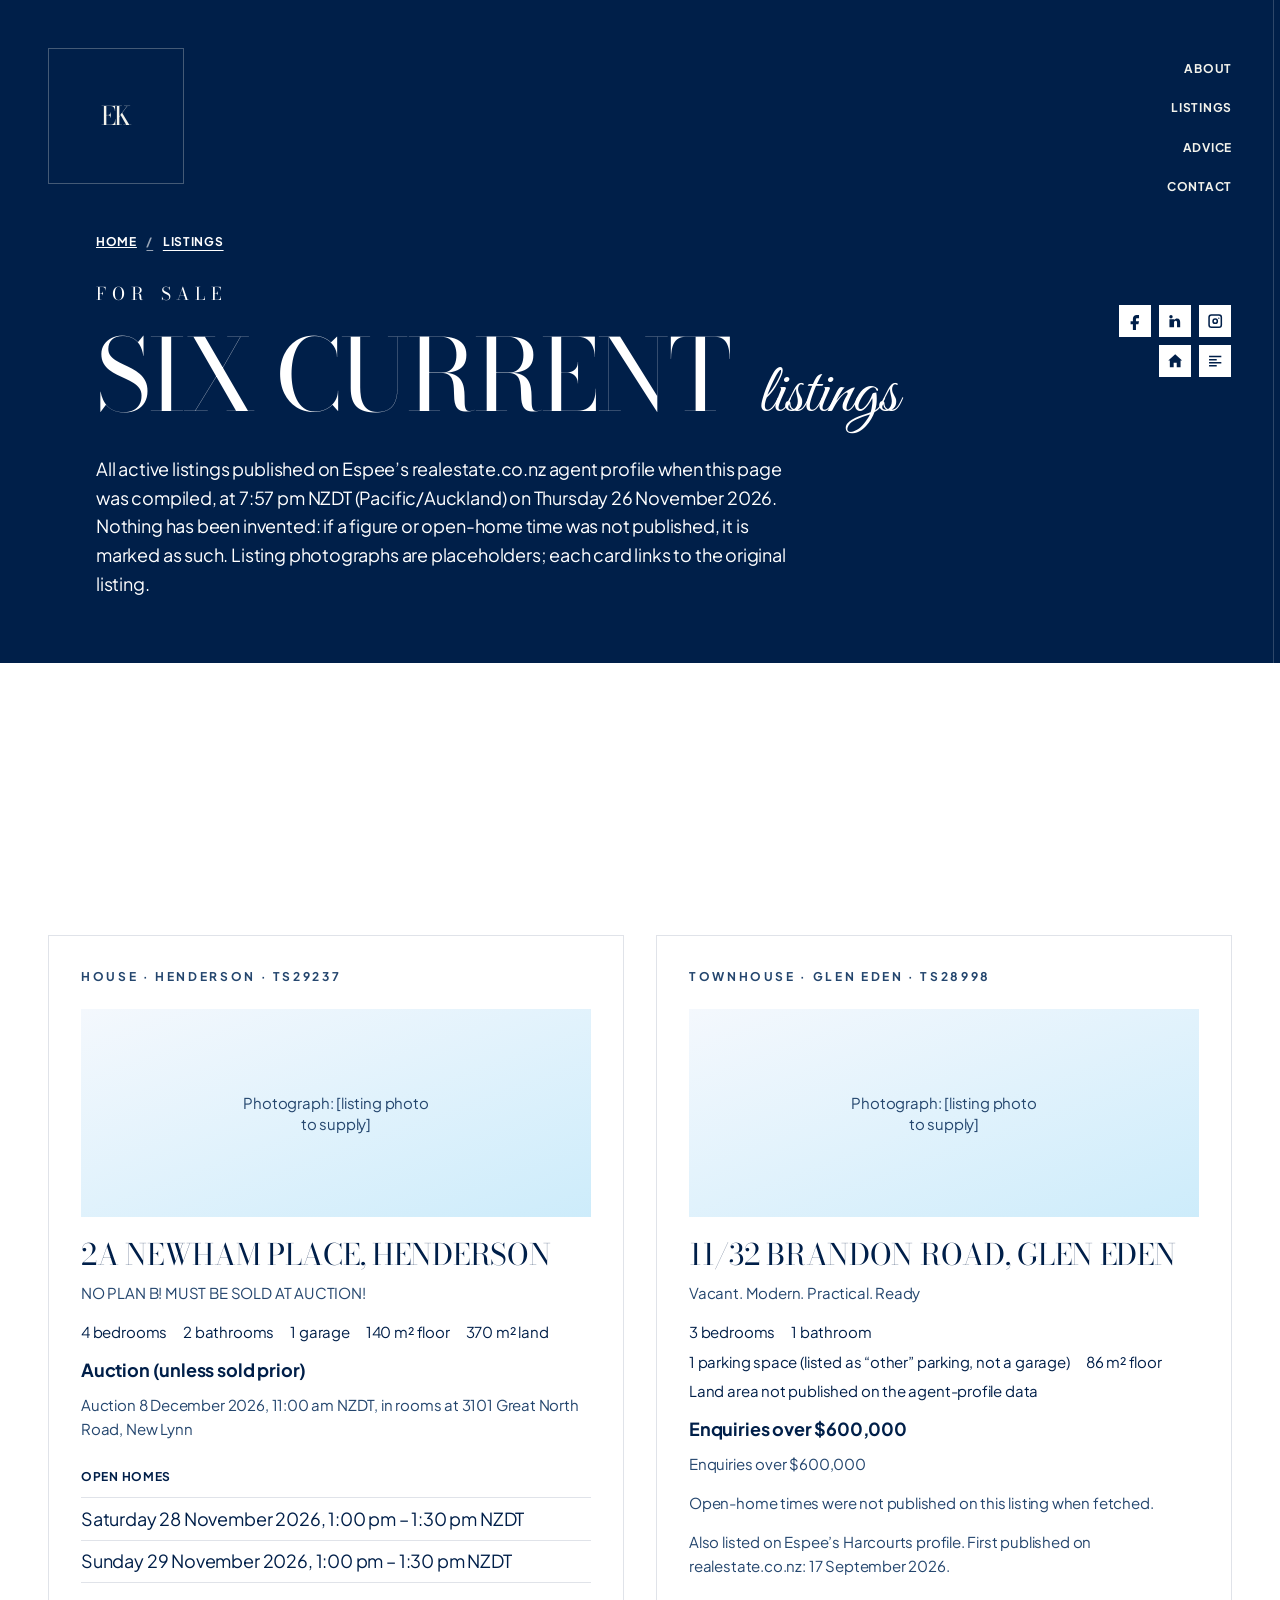
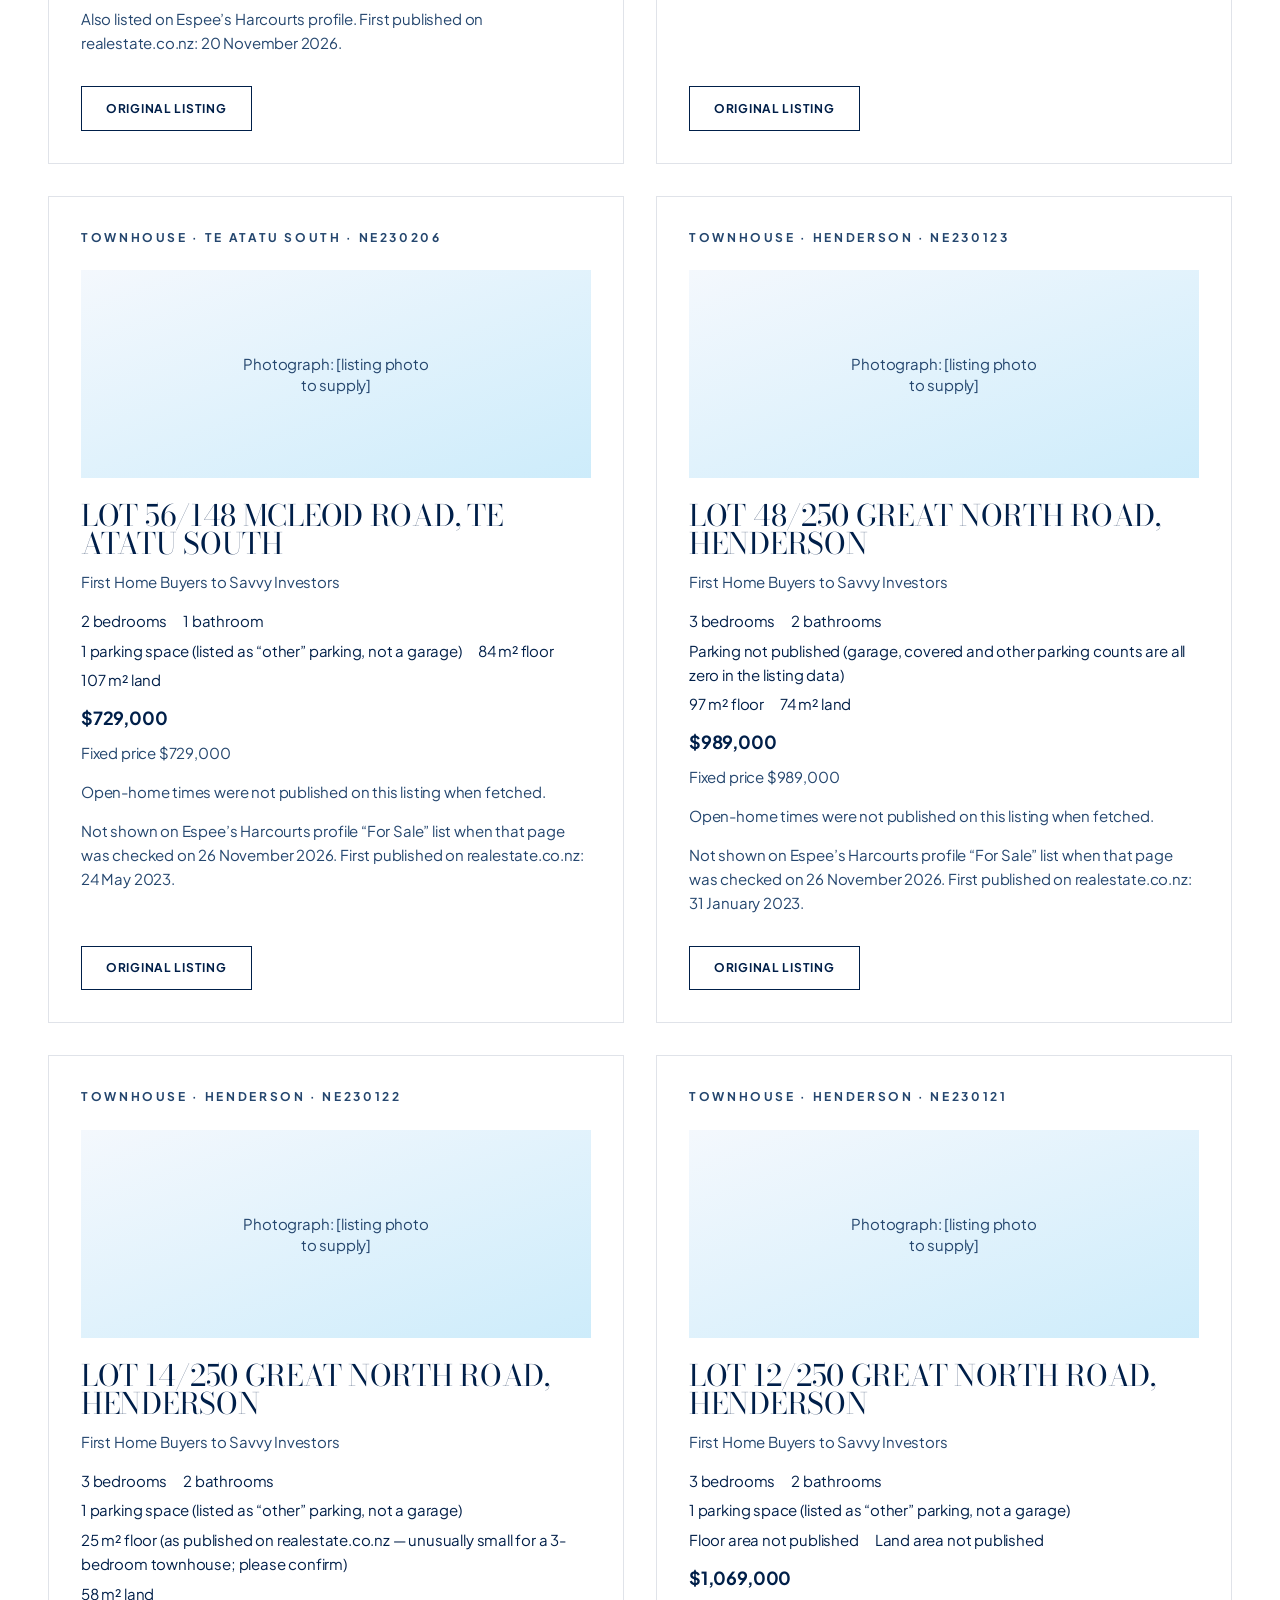
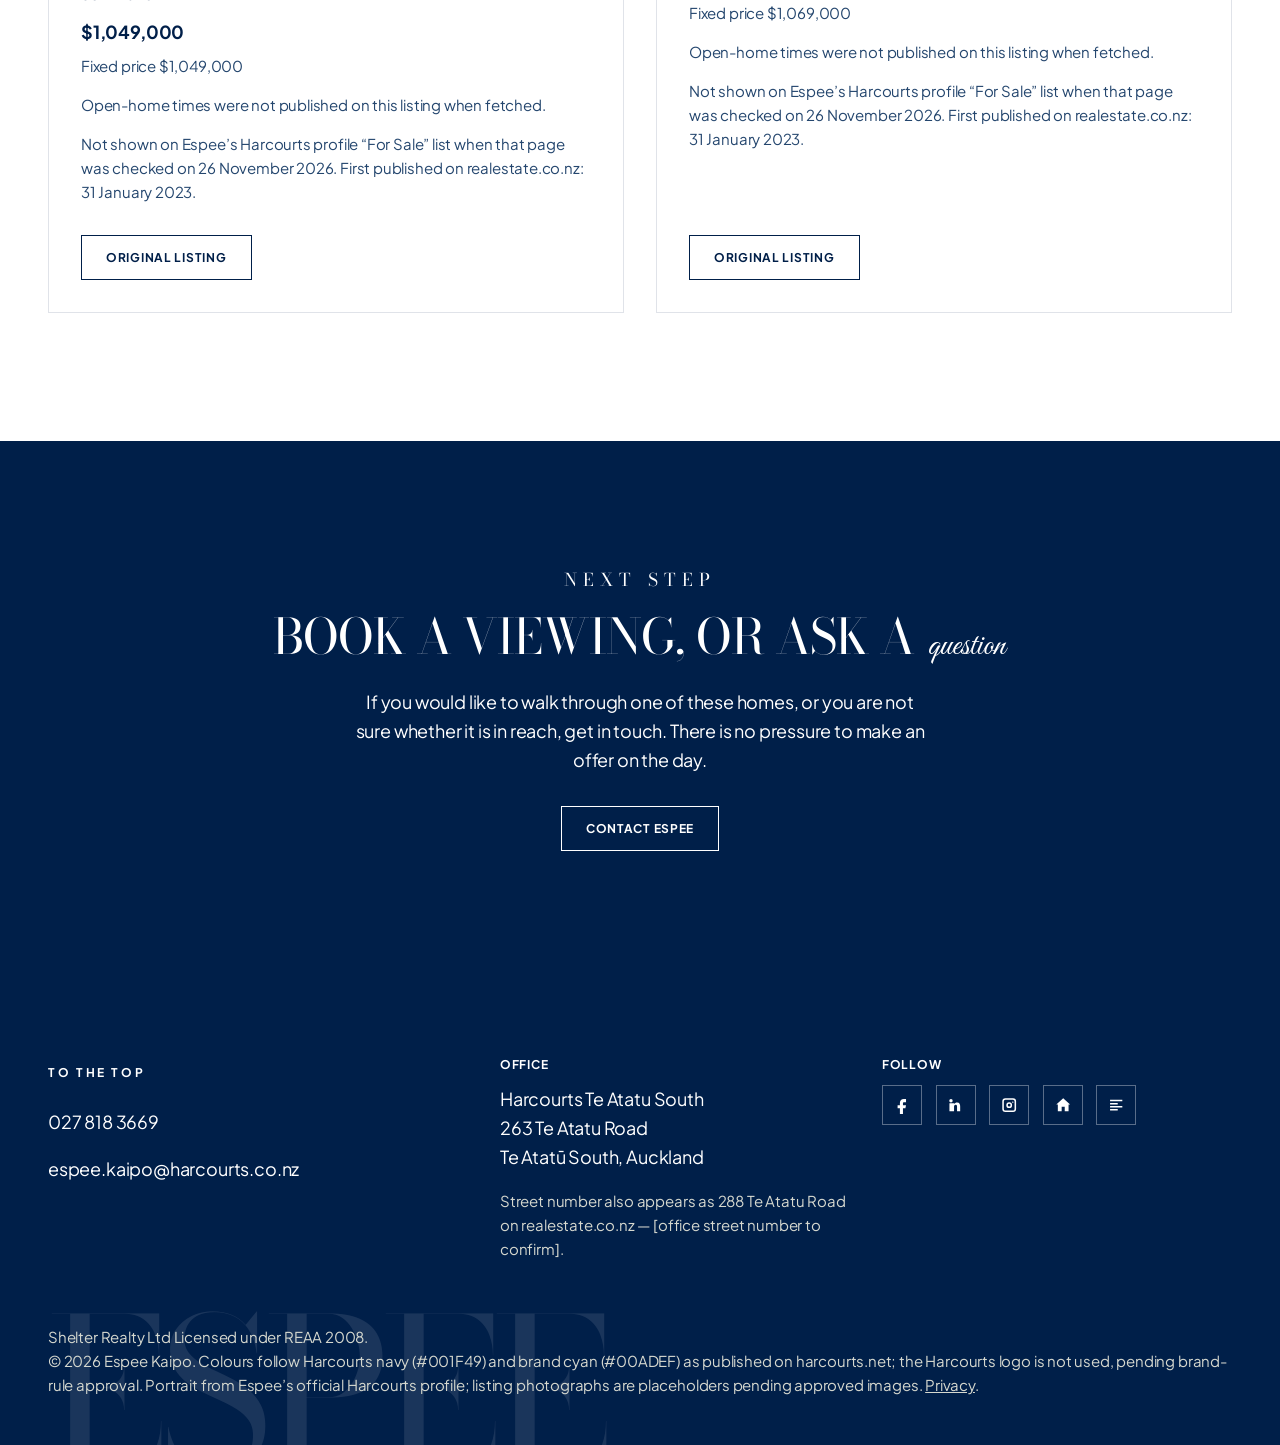
<file: listings.html>
<!DOCTYPE html>
<html lang="en-NZ">
<head>
  <meta charset="utf-8">
  <meta name="viewport" content="width=device-width, initial-scale=1">
  <title>Current listings — Espee Kaipo, Harcourts Te Atatu South</title>
  <meta name="description" content="Homes currently listed by Espee Kaipo in West Auckland, including open-home times and prices as published on realestate.co.nz.">
  <meta name="theme-color" content="#001F49">
  <link rel="icon" type="image/png" sizes="32x32" href="assets/img/favicon.png">
  <link rel="apple-touch-icon" href="assets/img/apple-touch-icon.png">
  <meta property="og:type" content="website">
  <meta property="og:title" content="Current listings — Espee Kaipo, Harcourts Te Atatu South">
  <meta property="og:description" content="Homes currently listed by Espee Kaipo in West Auckland, including open-home times and prices as published on realestate.co.nz.">
  <meta property="og:image" content="assets/img/og-image.jpg">
  <meta property="og:image:width" content="1200">
  <meta property="og:image:height" content="630">
  <meta property="og:locale" content="en_NZ">
  <meta name="twitter:card" content="summary_large_image">
  <meta name="twitter:title" content="Current listings — Espee Kaipo, Harcourts Te Atatu South">
  <meta name="twitter:description" content="Homes currently listed by Espee Kaipo in West Auckland, including open-home times and prices as published on realestate.co.nz.">
  <meta name="twitter:image" content="assets/img/og-image.jpg">
  <link rel="preload" href="fonts/plus-jakarta-sans-400-latin.woff2" as="font" type="font/woff2" crossorigin>
  <link rel="preload" href="fonts/bodoni-moda-400-latin.woff2" as="font" type="font/woff2" crossorigin>
  <link rel="stylesheet" href="css/fonts.css">
  <link rel="stylesheet" href="css/styles.css">
  <script type="application/ld+json">
  {
    "@context": "https://schema.org",
    "@type": "RealEstateAgent",
    "name": "Espee Kaipo",
    "jobTitle": "Real Estate Consultant",
    "description": "Real estate consultant at Harcourts Te Atatu South, Shelter Realty Ltd (licensed under REAA 2008). Lives and works in West Auckland.",
    "image": "assets/img/espee-portrait.jpg",
    "telephone": "+64278183669",
    "email": "espee.kaipo@harcourts.co.nz",
    "areaServed": { "@type": "AdministrativeArea", "name": "West Auckland" },
    "knowsLanguage": ["en", "fil", "es", "tl"],
    "worksFor": {
      "@type": "RealEstateAgent",
      "name": "Harcourts Te Atatu South",
      "legalName": "Shelter Realty Ltd",
      "address": {
        "@type": "PostalAddress",
        "streetAddress": "263 Te Atatu Road",
        "addressLocality": "Te Atatū South",
        "addressRegion": "Auckland",
        "addressCountry": "NZ"
      },
      "telephone": "+6498343055"
    },
    "sameAs": [
      "https://harcourts.net/nz/office/te-atatu-south/people/espee-kaipo",
      "https://www.linkedin.com/in/espee-kaipo-845031126/",
      "https://www.facebook.com/espeerealestate/",
      "https://www.instagram.com/espeekaipo/",
      "https://www.realestate.co.nz/agent/676103/espee-kaipo"
    ]
  }
  </script>
</head>
<body>
  <a class="skip-link" href="#main">Skip to content</a>

  <header class="site-header" data-header>
    <a class="logo-mark" href="index.html#top" aria-label="Espee Kaipo, home"><span>EK</span></a>
    <nav class="nav-desktop" aria-label="Primary">
      <a href="about.html"><span class="link-slide"><span><span>About</span><span aria-hidden="true">About</span></span></span></a>
      <a href="listings.html" aria-current="page"><span class="link-slide"><span><span>Listings</span><span aria-hidden="true">Listings</span></span></span></a>
      <a href="index.html#help"><span class="link-slide"><span><span>Advice</span><span aria-hidden="true">Advice</span></span></span></a>
      <a href="about.html#contact"><span class="link-slide"><span><span>Contact</span><span aria-hidden="true">Contact</span></span></span></a>
    </nav>
    <button class="menu-toggle label-wide" type="button" data-menu-toggle aria-controls="site-menu" aria-expanded="false">Menu</button>
    <nav class="header-socials" aria-label="Espee on social media and listing sites">
      <ul class="social-row "><li><a href="https://www.facebook.com/espeerealestate/" rel="noopener noreferrer" aria-label="Espee Kaipo on Facebook"><svg viewBox="0 0 24 24" aria-hidden="true" focusable="false"><path d="M14 8h3V4h-3c-2.8 0-5 2.2-5 5v3H6v4h3v8h4v-8h3.2l.8-4H13V9c0-.6.4-1 1-1z"/></svg><span class="visually-hidden">Espee Kaipo on Facebook</span></a></li><li><a href="https://www.linkedin.com/in/espee-kaipo-845031126/" rel="noopener noreferrer" aria-label="Espee Kaipo on LinkedIn"><svg viewBox="0 0 24 24" aria-hidden="true" focusable="false"><path d="M6.5 8.5A2.25 2.25 0 1 1 6.5 4a2.25 2.25 0 0 1 0 4.5zM4.5 20h4V9.5h-4V20zM13 9.5c-1.3 0-2.2.6-2.6 1.2V9.5H6.5V20H10.5v-5.6c0-1.5.3-2.9 2.1-2.9 1.8 0 1.8 1.7 1.8 3V20H18.5v-6.2c0-3.1-.7-5.3-4.1-5.3-1.7 0-2.8.9-3.3 1.7h-.1V9.5H13z"/></svg><span class="visually-hidden">Espee Kaipo on LinkedIn</span></a></li><li><a href="https://www.instagram.com/espeekaipo/" rel="noopener noreferrer" aria-label="Espee Kaipo on Instagram"><svg viewBox="0 0 24 24" aria-hidden="true" focusable="false"><path d="M7 3h10a4 4 0 0 1 4 4v10a4 4 0 0 1-4 4H7a4 4 0 0 1-4-4V7a4 4 0 0 1 4-4zm0 2a2 2 0 0 0-2 2v10a2 2 0 0 0 2 2h10a2 2 0 0 0 2-2V7a2 2 0 0 0-2-2H7zm5 3.2A3.8 3.8 0 1 1 8.2 12 3.8 3.8 0 0 1 12 8.2zm0 2A1.8 1.8 0 1 0 13.8 12 1.8 1.8 0 0 0 12 10.2zM16.7 7.1a.9.9 0 1 1-.9.9.9.9 0 0 1 .9-.9z"/></svg><span class="visually-hidden">Espee Kaipo on Instagram</span></a></li><li><a href="https://harcourts.net/nz/office/te-atatu-south/people/espee-kaipo" rel="noopener noreferrer" aria-label="Espee Kaipo on Harcourts"><svg viewBox="0 0 24 24" aria-hidden="true" focusable="false"><path d="M12 3 3 11h2v9h5v-6h4v6h5v-9h2L12 3z"/></svg><span class="visually-hidden">Espee Kaipo on Harcourts</span></a></li><li><a href="https://www.realestate.co.nz/agent/676103/espee-kaipo" rel="noopener noreferrer" aria-label="Espee Kaipo on realestate.co.nz"><svg viewBox="0 0 24 24" aria-hidden="true" focusable="false"><path d="M4 5h16v2H4V5zm0 4h10v2H4V9zm0 4h16v2H4v-2zm0 4h10v2H4v-2z"/></svg><span class="visually-hidden">Espee Kaipo on realestate.co.nz</span></a></li></ul>
    </nav>
  </header>
  <div class="scroll-progress" aria-hidden="true" data-progress><span></span></div>

  <div id="site-menu" class="menu-panel" hidden>
    <p class="menu-script" aria-hidden="true">Menu</p>
    <nav aria-label="Mobile">
      <a href="index.html">Home</a>
      <a href="about.html">About</a>
      <a href="listings.html" aria-current="page">Listings</a>
      <a href="index.html#help">Advice</a>
      <a href="about.html#contact">Contact</a>
    </nav>
    <nav aria-label="Espee on social media and listing sites">
      <ul class="social-row "><li><a href="https://www.facebook.com/espeerealestate/" rel="noopener noreferrer" aria-label="Espee Kaipo on Facebook"><svg viewBox="0 0 24 24" aria-hidden="true" focusable="false"><path d="M14 8h3V4h-3c-2.8 0-5 2.2-5 5v3H6v4h3v8h4v-8h3.2l.8-4H13V9c0-.6.4-1 1-1z"/></svg><span class="visually-hidden">Espee Kaipo on Facebook</span></a></li><li><a href="https://www.linkedin.com/in/espee-kaipo-845031126/" rel="noopener noreferrer" aria-label="Espee Kaipo on LinkedIn"><svg viewBox="0 0 24 24" aria-hidden="true" focusable="false"><path d="M6.5 8.5A2.25 2.25 0 1 1 6.5 4a2.25 2.25 0 0 1 0 4.5zM4.5 20h4V9.5h-4V20zM13 9.5c-1.3 0-2.2.6-2.6 1.2V9.5H6.5V20H10.5v-5.6c0-1.5.3-2.9 2.1-2.9 1.8 0 1.8 1.7 1.8 3V20H18.5v-6.2c0-3.1-.7-5.3-4.1-5.3-1.7 0-2.8.9-3.3 1.7h-.1V9.5H13z"/></svg><span class="visually-hidden">Espee Kaipo on LinkedIn</span></a></li><li><a href="https://www.instagram.com/espeekaipo/" rel="noopener noreferrer" aria-label="Espee Kaipo on Instagram"><svg viewBox="0 0 24 24" aria-hidden="true" focusable="false"><path d="M7 3h10a4 4 0 0 1 4 4v10a4 4 0 0 1-4 4H7a4 4 0 0 1-4-4V7a4 4 0 0 1 4-4zm0 2a2 2 0 0 0-2 2v10a2 2 0 0 0 2 2h10a2 2 0 0 0 2-2V7a2 2 0 0 0-2-2H7zm5 3.2A3.8 3.8 0 1 1 8.2 12 3.8 3.8 0 0 1 12 8.2zm0 2A1.8 1.8 0 1 0 13.8 12 1.8 1.8 0 0 0 12 10.2zM16.7 7.1a.9.9 0 1 1-.9.9.9.9 0 0 1 .9-.9z"/></svg><span class="visually-hidden">Espee Kaipo on Instagram</span></a></li><li><a href="https://harcourts.net/nz/office/te-atatu-south/people/espee-kaipo" rel="noopener noreferrer" aria-label="Espee Kaipo on Harcourts"><svg viewBox="0 0 24 24" aria-hidden="true" focusable="false"><path d="M12 3 3 11h2v9h5v-6h4v6h5v-9h2L12 3z"/></svg><span class="visually-hidden">Espee Kaipo on Harcourts</span></a></li><li><a href="https://www.realestate.co.nz/agent/676103/espee-kaipo" rel="noopener noreferrer" aria-label="Espee Kaipo on realestate.co.nz"><svg viewBox="0 0 24 24" aria-hidden="true" focusable="false"><path d="M4 5h16v2H4V5zm0 4h10v2H4V9zm0 4h16v2H4v-2zm0 4h10v2H4v-2z"/></svg><span class="visually-hidden">Espee Kaipo on realestate.co.nz</span></a></li></ul>
    </nav>
  </div>

  <main id="main">
    <section class="page-hero theme-navy" data-theme="plum" id="top">
      <div class="wrap-narrow">
        <nav aria-label="Breadcrumb">
          <ol class="breadcrumb">
            <li><a href="index.html">Home</a></li>
            <li aria-current="page">Listings</li>
          </ol>
        </nav>
        <p class="kicker" data-reveal="p">For sale</p>
        <h1 data-reveal="h">Six current <span class="script-inline">listings</span></h1>
        <p data-reveal="p" style="margin-top: var(--space-24); max-width: 44rem;">All active listings published on Espee’s realestate.co.nz agent profile when this page was compiled, at 7:57 pm NZDT (Pacific/Auckland) on Thursday 26 November 2026. Nothing has been invented: if a figure or open-home time was not published, it is marked as such. Listing photographs are placeholders; each card links to the original listing.</p>
      </div>
    </section>

    <section class="theme-paper section-pad" data-theme="paper">
      <div class="wrap-narrow">
        <p class="source-note" data-reveal="p">Source: <a href="https://www.realestate.co.nz/agent/676103/espee-kaipo" rel="noopener noreferrer">realestate.co.nz/agent/676103/espee-kaipo</a> (HTTP 200, public page and its Next.js listing data). Visible tile prices use a single dollar sign; the underlying feed sometimes stored a doubled dollar prefix, which is not shown here. A seventh address (Lot 4/250 Great North Road) appeared in an earlier search snippet but was not among the six listings on the agent page at this fetch.</p>
        <div class="card-grid" style="margin-top: var(--space-48)">
          
          <article class="card" data-reveal="ctn" style="display:flex">
            <p class="label-wide card-meta">House · Henderson · TS29237</p>
            <div class="card-photo"><span>Photograph: [listing photo to supply]</span></div>
            <h2 class="card-title">2A Newham Place, Henderson</h2>
            <p class="note">NO PLAN B! MUST BE SOLD AT AUCTION!</p>
            <ul class="specs"><li>4 bedrooms</li><li>2 bathrooms</li><li>1 garage</li><li>140 m² floor</li><li>370 m² land</li></ul>
            <p class="price">Auction (unless sold prior)</p>
            <p class="note">Auction 8 December 2026, 11:00 am NZDT, in rooms at 3101 Great North Road, New Lynn</p>
            <p class='label' style='margin-top:var(--space-12)'>Open homes</p><ul class='open-times'><li>Saturday 28 November 2026, 1:00 pm – 1:30 pm NZDT</li><li>Sunday 29 November 2026, 1:00 pm – 1:30 pm NZDT</li></ul>
            
            <p class="note">Also listed on Espee’s Harcourts profile. First published on realestate.co.nz: 20 November 2026.</p>
            <p style="margin-top:auto;padding-top:var(--space-16)"><a class="btn" href="https://www.realestate.co.nz/43177342/residential/sale/2a-newham-place-henderson" rel="noopener noreferrer"><span class="btn-label">Original listing</span></a></p>
          </article>
          <article class="card" data-reveal="ctn" style="display:flex">
            <p class="label-wide card-meta">Townhouse · Glen Eden · TS28998</p>
            <div class="card-photo"><span>Photograph: [listing photo to supply]</span></div>
            <h2 class="card-title">11/32 Brandon Road, Glen Eden</h2>
            <p class="note">Vacant. Modern. Practical. Ready</p>
            <ul class="specs"><li>3 bedrooms</li><li>1 bathroom</li><li>1 parking space (listed as “other” parking, not a garage)</li><li>86 m² floor</li><li>Land area not published on the agent-profile data</li></ul>
            <p class="price">Enquiries over $600,000</p>
            <p class="note">Enquiries over $600,000</p>
            
            <p class='note'>Open-home times were not published on this listing when fetched.</p>
            <p class="note">Also listed on Espee’s Harcourts profile. First published on realestate.co.nz: 17 September 2026.</p>
            <p style="margin-top:auto;padding-top:var(--space-16)"><a class="btn" href="https://www.realestate.co.nz/43130136/residential/sale/11-32-brandon-road-glen-eden" rel="noopener noreferrer"><span class="btn-label">Original listing</span></a></p>
          </article>
          <article class="card" data-reveal="ctn" style="display:flex">
            <p class="label-wide card-meta">Townhouse · Te Atatu South · NE230206</p>
            <div class="card-photo"><span>Photograph: [listing photo to supply]</span></div>
            <h2 class="card-title">Lot 56/148 McLeod Road, Te Atatu South</h2>
            <p class="note">First Home Buyers to Savvy Investors</p>
            <ul class="specs"><li>2 bedrooms</li><li>1 bathroom</li><li>1 parking space (listed as “other” parking, not a garage)</li><li>84 m² floor</li><li>107 m² land</li></ul>
            <p class="price">$729,000</p>
            <p class="note">Fixed price $729,000</p>
            
            <p class='note'>Open-home times were not published on this listing when fetched.</p>
            <p class="note">Not shown on Espee’s Harcourts profile “For Sale” list when that page was checked on 26 November 2026. First published on realestate.co.nz: 24 May 2023.</p>
            <p style="margin-top:auto;padding-top:var(--space-16)"><a class="btn" href="https://www.realestate.co.nz/42368687/residential/sale/lot-56-148-mcleod-road-te-atatu-south" rel="noopener noreferrer"><span class="btn-label">Original listing</span></a></p>
          </article>
          <article class="card" data-reveal="ctn" style="display:flex">
            <p class="label-wide card-meta">Townhouse · Henderson · NE230123</p>
            <div class="card-photo"><span>Photograph: [listing photo to supply]</span></div>
            <h2 class="card-title">Lot 48/250 Great North Road, Henderson</h2>
            <p class="note">First Home Buyers to Savvy Investors</p>
            <ul class="specs"><li>3 bedrooms</li><li>2 bathrooms</li><li>Parking not published (garage, covered and other parking counts are all zero in the listing data)</li><li>97 m² floor</li><li>74 m² land</li></ul>
            <p class="price">$989,000</p>
            <p class="note">Fixed price $989,000</p>
            
            <p class='note'>Open-home times were not published on this listing when fetched.</p>
            <p class="note">Not shown on Espee’s Harcourts profile “For Sale” list when that page was checked on 26 November 2026. First published on realestate.co.nz: 31 January 2023.</p>
            <p style="margin-top:auto;padding-top:var(--space-16)"><a class="btn" href="https://www.realestate.co.nz/42306334/residential/sale/lot-48-250-great-north-road-henderson" rel="noopener noreferrer"><span class="btn-label">Original listing</span></a></p>
          </article>
          <article class="card" data-reveal="ctn" style="display:flex">
            <p class="label-wide card-meta">Townhouse · Henderson · NE230122</p>
            <div class="card-photo"><span>Photograph: [listing photo to supply]</span></div>
            <h2 class="card-title">Lot 14/250 Great North Road, Henderson</h2>
            <p class="note">First Home Buyers to Savvy Investors</p>
            <ul class="specs"><li>3 bedrooms</li><li>2 bathrooms</li><li>1 parking space (listed as “other” parking, not a garage)</li><li>25 m² floor (as published on realestate.co.nz — unusually small for a 3-bedroom townhouse; please confirm)</li><li>58 m² land</li></ul>
            <p class="price">$1,049,000</p>
            <p class="note">Fixed price $1,049,000</p>
            
            <p class='note'>Open-home times were not published on this listing when fetched.</p>
            <p class="note">Not shown on Espee’s Harcourts profile “For Sale” list when that page was checked on 26 November 2026. First published on realestate.co.nz: 31 January 2023.</p>
            <p style="margin-top:auto;padding-top:var(--space-16)"><a class="btn" href="https://www.realestate.co.nz/42306333/residential/sale/lot-14-250-great-north-road-henderson" rel="noopener noreferrer"><span class="btn-label">Original listing</span></a></p>
          </article>
          <article class="card" data-reveal="ctn" style="display:flex">
            <p class="label-wide card-meta">Townhouse · Henderson · NE230121</p>
            <div class="card-photo"><span>Photograph: [listing photo to supply]</span></div>
            <h2 class="card-title">Lot 12/250 Great North Road, Henderson</h2>
            <p class="note">First Home Buyers to Savvy Investors</p>
            <ul class="specs"><li>3 bedrooms</li><li>2 bathrooms</li><li>1 parking space (listed as “other” parking, not a garage)</li><li>Floor area not published</li><li>Land area not published</li></ul>
            <p class="price">$1,069,000</p>
            <p class="note">Fixed price $1,069,000</p>
            
            <p class='note'>Open-home times were not published on this listing when fetched.</p>
            <p class="note">Not shown on Espee’s Harcourts profile “For Sale” list when that page was checked on 26 November 2026. First published on realestate.co.nz: 31 January 2023.</p>
            <p style="margin-top:auto;padding-top:var(--space-16)"><a class="btn" href="https://www.realestate.co.nz/42306327/residential/sale/lot-12-250-great-north-road-henderson" rel="noopener noreferrer"><span class="btn-label">Original listing</span></a></p>
          </article>
        </div>
      </div>
    </section>

    <section class="theme-navy section-pad" data-theme="plum">
      <div class="wrap-narrow centre">
        <p class="kicker" data-reveal="p">Next step</p>
        <h2 class="h3" data-reveal="h">Book a viewing, or ask a <span class="script-inline">question</span></h2>
        <p data-reveal="p" style="margin: var(--space-24) auto 0; max-width: 36rem;">If you would like to walk through one of these homes, or you are not sure whether it is in reach, get in touch. There is no pressure to make an offer on the day.</p>
        <p style="margin-top: var(--space-32)" data-reveal="ctn"><a class="btn" href="about.html#contact"><span class="btn-label">Contact Espee</span></a></p>
      </div>
    </section>
  </main>

  <footer class="site-footer theme-plum" data-theme="plum">
    <div class="footer-word" aria-hidden="true">Espee</div>
    <div class="footer-grid wrap-narrow" style="padding-inline: 0">
      <div>
        <a class="label-wide" href="#top">To the top</a>
        <p style="margin-top: var(--space-24)"><a class="phone" href="tel:+64278183669">027 818 3669</a></p>
        <p><a href="mailto:espee.kaipo@harcourts.co.nz">espee.kaipo@harcourts.co.nz</a></p>
      </div>
      <div>
        <p class="label">Office</p>
        <p style="margin-top: var(--space-12)">Harcourts Te Atatu South<br>263 Te Atatu Road<br>Te Atatū South, Auckland</p>
        <p class="note">Street number also appears as 288 Te Atatu Road on realestate.co.nz — [office street number to confirm].</p>
      </div>
      <div>
        <p class="label">Follow</p>
        <nav aria-label="Espee on social media and listing sites" style="margin-top: var(--space-12)">
          <ul class="social-row "><li><a href="https://www.facebook.com/espeerealestate/" rel="noopener noreferrer" aria-label="Espee Kaipo on Facebook"><svg viewBox="0 0 24 24" aria-hidden="true" focusable="false"><path d="M14 8h3V4h-3c-2.8 0-5 2.2-5 5v3H6v4h3v8h4v-8h3.2l.8-4H13V9c0-.6.4-1 1-1z"/></svg><span class="visually-hidden">Espee Kaipo on Facebook</span></a></li><li><a href="https://www.linkedin.com/in/espee-kaipo-845031126/" rel="noopener noreferrer" aria-label="Espee Kaipo on LinkedIn"><svg viewBox="0 0 24 24" aria-hidden="true" focusable="false"><path d="M6.5 8.5A2.25 2.25 0 1 1 6.5 4a2.25 2.25 0 0 1 0 4.5zM4.5 20h4V9.5h-4V20zM13 9.5c-1.3 0-2.2.6-2.6 1.2V9.5H6.5V20H10.5v-5.6c0-1.5.3-2.9 2.1-2.9 1.8 0 1.8 1.7 1.8 3V20H18.5v-6.2c0-3.1-.7-5.3-4.1-5.3-1.7 0-2.8.9-3.3 1.7h-.1V9.5H13z"/></svg><span class="visually-hidden">Espee Kaipo on LinkedIn</span></a></li><li><a href="https://www.instagram.com/espeekaipo/" rel="noopener noreferrer" aria-label="Espee Kaipo on Instagram"><svg viewBox="0 0 24 24" aria-hidden="true" focusable="false"><path d="M7 3h10a4 4 0 0 1 4 4v10a4 4 0 0 1-4 4H7a4 4 0 0 1-4-4V7a4 4 0 0 1 4-4zm0 2a2 2 0 0 0-2 2v10a2 2 0 0 0 2 2h10a2 2 0 0 0 2-2V7a2 2 0 0 0-2-2H7zm5 3.2A3.8 3.8 0 1 1 8.2 12 3.8 3.8 0 0 1 12 8.2zm0 2A1.8 1.8 0 1 0 13.8 12 1.8 1.8 0 0 0 12 10.2zM16.7 7.1a.9.9 0 1 1-.9.9.9.9 0 0 1 .9-.9z"/></svg><span class="visually-hidden">Espee Kaipo on Instagram</span></a></li><li><a href="https://harcourts.net/nz/office/te-atatu-south/people/espee-kaipo" rel="noopener noreferrer" aria-label="Espee Kaipo on Harcourts"><svg viewBox="0 0 24 24" aria-hidden="true" focusable="false"><path d="M12 3 3 11h2v9h5v-6h4v6h5v-9h2L12 3z"/></svg><span class="visually-hidden">Espee Kaipo on Harcourts</span></a></li><li><a href="https://www.realestate.co.nz/agent/676103/espee-kaipo" rel="noopener noreferrer" aria-label="Espee Kaipo on realestate.co.nz"><svg viewBox="0 0 24 24" aria-hidden="true" focusable="false"><path d="M4 5h16v2H4V5zm0 4h10v2H4V9zm0 4h16v2H4v-2zm0 4h10v2H4v-2z"/></svg><span class="visually-hidden">Espee Kaipo on realestate.co.nz</span></a></li></ul>
        </nav>
      </div>
    </div>
    <p class="legal wrap-narrow" style="padding-inline: 0">
      Shelter Realty Ltd Licensed under REAA 2008.<br>
      © 2026 Espee Kaipo. Colours follow Harcourts navy (#001F49) and brand cyan (#00ADEF) as published on harcourts.net; the Harcourts logo is not used, pending brand-rule approval.
      Portrait from Espee’s official Harcourts profile; listing photographs are placeholders pending approved images.
      <a href="#[privacy policy]">Privacy</a>.
    </p>
  </footer>

  <script src="js/main.js" defer></script>
</body>
</html>
</file>
<file: css/fonts.css>
/* Self-hosted Latin subsets. SIL Open Font License, via Google Fonts:
   Bodoni Moda, Great Vibes, Plus Jakarta Sans. */

@font-face {
  font-family: "Bodoni Moda";
  font-style: normal;
  font-weight: 400;
  font-display: swap;
  src: url("../fonts/bodoni-moda-400-latin.woff2") format("woff2");
  unicode-range: U+0000-00FF, U+0131, U+0152-0153, U+02BB-02BC, U+02C6, U+02DA, U+02DC, U+0304, U+0308, U+0329, U+2000-206F, U+20AC, U+2122, U+2191, U+2193, U+2212, U+2215, U+FEFF, U+FFFD;
}

@font-face {
  font-family: "Great Vibes";
  font-style: normal;
  font-weight: 400;
  font-display: swap;
  src: url("../fonts/great-vibes-400-latin.woff2") format("woff2");
  unicode-range: U+0000-00FF, U+0131, U+0152-0153, U+02BB-02BC, U+02C6, U+02DA, U+02DC, U+0304, U+0308, U+0329, U+2000-206F, U+20AC, U+2122, U+2191, U+2193, U+2212, U+2215, U+FEFF, U+FFFD;
}

@font-face {
  font-family: "Plus Jakarta Sans";
  font-style: normal;
  font-weight: 400;
  font-display: swap;
  src: url("../fonts/plus-jakarta-sans-400-latin.woff2") format("woff2");
  unicode-range: U+0000-00FF, U+0131, U+0152-0153, U+02BB-02BC, U+02C6, U+02DA, U+02DC, U+0304, U+0308, U+0329, U+2000-206F, U+20AC, U+2122, U+2191, U+2193, U+2212, U+2215, U+FEFF, U+FFFD;
}

@font-face {
  font-family: "Plus Jakarta Sans";
  font-style: normal;
  font-weight: 400;
  font-display: swap;
  src: url("../fonts/plus-jakarta-sans-400-latin-ext.woff2") format("woff2");
  unicode-range: U+0100-02BA, U+02BD-02C5, U+02C7-02CC, U+02CE-02D7, U+02DD-02FF, U+0304, U+0308, U+0329, U+1D00-1DBF, U+1E00-1E9F, U+1EF2-1EFF, U+2020, U+20A0-20AB, U+20AD-20C4, U+2113, U+2C60-2C7F, U+A720-A7FF;
}

@font-face {
  font-family: "Plus Jakarta Sans";
  font-style: normal;
  font-weight: 700;
  font-display: swap;
  src: url("../fonts/plus-jakarta-sans-700-latin.woff2") format("woff2");
  unicode-range: U+0000-00FF, U+0131, U+0152-0153, U+02BB-02BC, U+02C6, U+02DA, U+02DC, U+0304, U+0308, U+0329, U+2000-206F, U+20AC, U+2122, U+2191, U+2193, U+2212, U+2215, U+FEFF, U+FFFD;
}
</file>
<file: css/styles.css>
/* Espee Kaipo — house style (tokens from /workspace/website/style-guide-era.md) */

:root {
  /* Harcourts brand colours from resources.cloudhi.io/int/css/styles.min.css
     (--bs-navy: #001F49, --bs-brand-color/--bs-cyan: #00ADEF, body bg white).
     Cyan on white is only 2.55:1, so it is used as a decorative accent, never as body text.
     Dark cyan #00688F (also in that stylesheet) is 6.22:1 on white and is safe for links/UI. */
  --paper: #FFFFFF;
  --paper-shade: #F4F8FD;
  --ink: #001F49;
  --ink-muted: #24466E;
  --ink-subtle: #335580;
  --plum: #001F49; /* dark theme = Harcourts navy (token name kept for existing sections) */
  --navy: #001F49;
  --sky: #E9F0F9;
  --blush: #00ADEF;
  --accent: #00ADEF;
  --accent-dark: #00688F;
  --white: #FFFFFF;
  --line: rgb(0 31 73 / 0.12);
  --success: #1BA64B;
  --alert: #FFA800;
  --error: #E23D3D;

  --font-display: "Bodoni Moda", "Times New Roman", Times, serif;
  --font-accent: "Great Vibes", "Palatino Linotype", cursive;
  --font-body: "Plus Jakarta Sans", "Helvetica Neue", Helvetica, Arial, sans-serif;

  --fs-h1: clamp(3.25rem, 2.2rem + 5vw, 7.5rem);
  --fs-h1-hero: clamp(4rem, 8vw, 12rem);
  --fs-h2: clamp(2.5rem, 1.6rem + 3.5vw, 5.5rem);
  --fs-h3: clamp(2rem, 1.3rem + 2.2vw, 3.75rem);
  --fs-h4: clamp(1.75rem, 1.2rem + 1.4vw, 2.75rem);
  --fs-h5: clamp(1.5rem, 1.2rem + 0.8vw, 2rem);
  --fs-h6: 1.5rem;
  --fs-c1: clamp(0.875rem, 0.7rem + 0.5vw, 1.25rem);
  --fs-a1: clamp(3.5rem, 6vw, 9rem);
  --fs-a2: clamp(2.5rem, 4vw, 6rem);
  --fs-body: 1rem;
  --fs-body-sm: 0.9375rem;
  --fs-label: 0.75rem;
  --fs-label-wide: 0.75rem;

  --space-4: 0.25rem;
  --space-8: 0.5rem;
  --space-12: 0.75rem;
  --space-16: 1rem;
  --space-24: 1.5rem;
  --space-32: 2rem;
  --space-48: 3rem;
  --space-64: 4rem;
  --space-96: clamp(3rem, 6vw, 6rem);
  --space-160: clamp(4rem, 10vw, 10rem);
  --space-272: clamp(5rem, 14vw, 14rem);

  --gutter: 1.5rem;
  --grid-gap: 1rem;
  --radius-arch: 50vw;
  --radius-none: 0;
  --radius-pill: 50%;
  --cell: 5rem;
  --header-fg: var(--white);

  --dur-s: 0.4s;
  --dur-m: 0.8s;
  --dur-l: 1.2s;
  --ease-in-out: cubic-bezier(0.76, 0, 0.24, 1);
  --ease-out: cubic-bezier(0.25, 1, 0.5, 1);
  --ease-in: cubic-bezier(0.5, 0, 0.75, 0);
  --ease: cubic-bezier(0.25, 0.1, 0.25, 1);
  --ease-write: cubic-bezier(0.333, 0, 0.667, 1);
  --ease-inout-alt: cubic-bezier(0.75, 0, 0.25, 1);
  --ease-dive: cubic-bezier(0.6, 0, 0, 1);
  --ease-scroll: cubic-bezier(0.25, 0, 0.75, 1);

  --shadow-float:
    0 224px 63px 0 rgba(0, 0, 0, 0),
    0 143px 57px 0 rgba(0, 0, 0, 0.01),
    0 81px 48px 0 rgba(0, 0, 0, 0.04),
    0 36px 36px 0 rgba(0, 0, 0, 0.07),
    0 9px 20px 0 rgba(0, 0, 0, 0.08);

  --bg: var(--paper);
  --fg: var(--ink);
  --fg-muted: var(--ink-muted);
  --measure: 58ch;
}

@media (min-width: 768px) {
  :root { --fs-body: 1.125rem; }
}
@media (min-width: 992px) {
  :root { --gutter: 3rem; --cell: 8.5rem; }
}

/* Base */
*, *::before, *::after { box-sizing: border-box; }
html { font-size: 16px; scroll-behavior: smooth; }
body {
  margin: 0;
  background: var(--bg);
  color: var(--fg);
  font-family: var(--font-body);
  font-size: var(--fs-body);
  font-weight: 400;
  line-height: 1.6;
  letter-spacing: -0.01em;
  text-rendering: optimizeLegibility;
  -webkit-font-smoothing: antialiased;
}
img, video { max-width: 100%; height: auto; display: block; }
button, input, select, textarea { font: inherit; color: inherit; }
a { color: inherit; }
::selection { background: var(--navy); color: var(--white); }

.theme-paper, .theme-sky { --bg: var(--paper); --fg: var(--ink); --fg-muted: var(--ink-muted); --header-fg: var(--ink); }
.theme-sky { --bg: var(--sky); }
.theme-plum {
  --bg: var(--plum);
  --fg: var(--paper);
  --fg-muted: #D5D8CF;
  --header-fg: var(--paper);
  --line: rgb(243 243 236 / 0.16);
}
.theme-navy {
  --bg: var(--navy);
  --fg: var(--white);
  --fg-muted: #D6DEE8;
  --header-fg: var(--white);
  --line: rgb(255 255 255 / 0.18);
}
.theme-paper, .theme-sky, .theme-plum, .theme-navy, .hero { background: var(--bg); color: var(--fg); }
.theme-paper a:not(.btn):not(.btn-circle):not(.logo-mark):not(.card),
.theme-sky a:not(.btn):not(.btn-circle):not(.logo-mark):not(.card) {
  color: var(--accent-dark);
}
.theme-paper a:not(.btn):not(.btn-circle):not(.logo-mark):not(.card):hover,
.theme-sky a:not(.btn):not(.btn-circle):not(.logo-mark):not(.card):hover {
  color: var(--navy);
}

h1, h2, h3, h4, h5, h6, .display {
  font-family: var(--font-display);
  font-weight: 400;
  text-transform: uppercase;
  line-height: 0.95;
  letter-spacing: -0.02em;
  margin: 0;
  font-feature-settings: "lnum", "pnum", "kern";
}
h1, .h1 { font-size: var(--fs-h1); }
h2, .h2 { font-size: var(--fs-h2); }
h3, .h3 { font-size: var(--fs-h3); }
h4, .h4 { font-size: var(--fs-h4); letter-spacing: -0.01em; }
h5, .h5 { font-size: var(--fs-h5); letter-spacing: -0.01em; line-height: 1.15; }
h6, .h6 { font-size: var(--fs-h6); letter-spacing: 0; line-height: 1.2; }
.script {
  font-family: var(--font-accent);
  font-weight: 400;
  text-transform: none;
  letter-spacing: 0;
  line-height: 1;
  font-size: var(--fs-a2);
  margin-top: 0.175em;
  margin-bottom: -0.175em;
  display: block;
}
.script-inline {
  font-family: var(--font-accent);
  text-transform: none;
  letter-spacing: 0;
  font-size: 0.7em;
  line-height: 1;
  display: inline-block;
  padding: 0 0.08em;
  vertical-align: baseline;
}
.kicker {
  font-family: var(--font-display);
  font-size: var(--fs-c1);
  font-weight: 400;
  letter-spacing: 0.35em;
  text-transform: uppercase;
  line-height: 1.2;
  margin: 0 0 var(--space-24);
}
.label {
  font-family: var(--font-body);
  font-size: var(--fs-label);
  font-weight: 700;
  letter-spacing: 0.06em;
  text-transform: uppercase;
  line-height: 1.45;
}
.label-wide {
  font-family: var(--font-body);
  font-size: var(--fs-label-wide);
  font-weight: 700;
  letter-spacing: 0.22em;
  text-transform: uppercase;
  line-height: 1.45;
}
p { margin: 0 0 1em; max-width: var(--measure); }
p:last-child { margin-bottom: 0; }
.lede { font-size: 1.05em; }
.muted { color: var(--fg-muted); }

.wrap {
  width: 100%;
  padding-inline: var(--gutter);
  max-width: 100%;
}
.wrap-narrow { max-width: 90rem; margin-inline: auto; padding-inline: var(--gutter); }
.centre { text-align: center; }
.centre p { margin-inline: auto; }

section { position: relative; }
.has-arch {
  border-radius: var(--radius-arch) var(--radius-arch) 0 0;
  margin-top: -4rem;
  padding-top: calc(var(--space-160) + 2rem);
  z-index: 2;
}
@media (min-width: 992px) {
  .has-arch { margin-top: -6rem; padding-top: calc(var(--space-160) + 4rem); }
}
.section-pad { padding-block: var(--space-160); }
.section-pad-sm { padding-block: var(--space-96); }

/* Focus and skip */
:focus { outline: none; }
:focus-visible {
  outline: 2px solid var(--focus, currentColor);
  outline-offset: 4px;
}
.theme-plum :focus-visible, .hero :focus-visible, .menu-panel :focus-visible {
  outline-color: var(--paper);
}
.skip-link {
  position: absolute;
  left: var(--gutter);
  top: 0;
  transform: translateY(-120%);
  background: var(--paper);
  color: var(--ink);
  padding: 0.75rem 1rem;
  z-index: 4000;
  font-weight: 700;
  letter-spacing: 0.06em;
  text-transform: uppercase;
  font-size: var(--fs-label);
  text-decoration: none;
}
.skip-link:focus { transform: translateY(0.75rem); }

/* Header */
.site-header {
  position: fixed;
  inset: 0 0 auto 0;
  z-index: 1200;
  pointer-events: none;
  color: var(--header-fg);
  mix-blend-mode: normal;
}
.logo-mark, .nav-desktop, .menu-toggle {
  pointer-events: auto;
  color: var(--header-fg);
}
.logo-mark {
  position: fixed;
  top: var(--gutter);
  left: var(--gutter);
  width: var(--cell);
  height: var(--cell);
  display: grid;
  place-items: center;
  text-decoration: none;
  border: 1px solid color-mix(in srgb, var(--header-fg) 28%, transparent);
  z-index: 1201;
  background: color-mix(in srgb, var(--navy) 22%, transparent);
  transition: color var(--dur-s) var(--ease-out), border-color var(--dur-s) var(--ease-out), background-color var(--dur-s) var(--ease-out);
}
.logo-mark span {
  font-family: var(--font-display);
  font-size: clamp(1.5rem, 2vw, 2.25rem);
  letter-spacing: -0.04em;
  line-height: 1;
}
.nav-desktop {
  display: none;
  position: fixed;
  top: var(--gutter);
  right: var(--gutter);
  width: var(--cell);
  text-align: right;
  z-index: 1201;
}
.nav-desktop a {
  display: block;
  text-decoration: none;
  margin-bottom: 0.65rem;
}
.menu-toggle {
  position: fixed;
  top: var(--gutter);
  right: var(--gutter);
  z-index: 1301;
  background: none;
  border: 0;
  padding: 0.5rem 0;
  cursor: pointer;
}
@media (min-width: 992px) {
  .nav-desktop { display: block; }
  .menu-toggle { display: none; }
  .logo-mark { background: transparent; }
}

/* Text link hover (desktop) */
.link-slide {
  position: relative;
  display: inline-flex;
  overflow: hidden;
  height: 1.3em;
  vertical-align: bottom;
  text-decoration: none;
  font-size: var(--fs-label);
  font-weight: 700;
  letter-spacing: 0.06em;
  text-transform: uppercase;
  line-height: 1.3;
}
.link-slide > span {
  display: flex;
  flex-direction: column;
  transition: transform var(--dur-m) var(--ease-out);
}
.link-slide > span > span:last-child { opacity: 0.001; }
@media (min-width: 992px) {
  .link-slide:hover > span, .link-slide:focus-visible > span {
    transform: translateY(-50%);
  }
  .link-slide:hover > span > span:last-child,
  .link-slide:focus-visible > span > span:last-child { opacity: 1; }
}

/* Buttons */
.btn {
  position: relative;
  display: inline-flex;
  align-items: center;
  justify-content: center;
  gap: 0.5rem;
  padding: 0.95rem 1.5rem;
  border: 1px solid currentColor;
  background: transparent;
  color: inherit;
  text-decoration: none;
  cursor: pointer;
  overflow: hidden;
  font-size: var(--fs-label);
  font-weight: 700;
  letter-spacing: 0.06em;
  text-transform: uppercase;
  line-height: 1;
  border-radius: 0;
  isolation: isolate;
}
.btn .btn-label { position: relative; z-index: 1; transition: color var(--dur-m) var(--ease-in-out); }
.btn::after {
  content: "";
  position: absolute;
  inset: 100% 0 0 0;
  background: currentColor;
  border-radius: 50%;
  transition: inset var(--dur-m) var(--ease-in-out), border-radius var(--dur-m) var(--ease-in-out);
  z-index: 0;
}
@media (min-width: 992px) {
  .btn:hover::after, .btn:focus-visible::after {
    inset: 0;
    border-radius: 0;
  }
  .theme-paper .btn:hover, .theme-sky .btn:hover,
  .theme-paper .btn:focus-visible, .theme-sky .btn:focus-visible { color: var(--paper); }
  .theme-paper .btn:hover::after, .theme-sky .btn:hover::after,
  .theme-paper .btn:focus-visible::after, .theme-sky .btn:focus-visible::after { background: var(--ink); }
  .theme-plum .btn:hover, .hero .btn:hover,
  .theme-plum .btn:focus-visible, .hero .btn:focus-visible { color: var(--plum); }
  .theme-plum .btn:hover::after, .hero .btn:hover::after,
  .theme-plum .btn:focus-visible::after, .hero .btn:focus-visible::after { background: var(--paper); }
}
.btn-circle {
  width: 8.5rem;
  height: 8.5rem;
  border-radius: 50%;
  border: 1px solid currentColor;
  display: inline-grid;
  place-items: center;
  text-align: center;
  text-decoration: none;
  font-size: var(--fs-label);
  font-weight: 700;
  letter-spacing: 0.06em;
  text-transform: uppercase;
  padding: 1rem;
  line-height: 1.3;
  background: transparent;
  color: inherit;
  cursor: pointer;
  transition: transform var(--dur-s) var(--ease-out), background-color var(--dur-m) var(--ease-out), color var(--dur-m) var(--ease-out);
}
@media (min-width: 992px) {
  .btn-circle { width: 10rem; height: 10rem; }
  .btn-circle:hover, .btn-circle:focus-visible {
    background: var(--paper);
    color: var(--plum);
  }
}

/* Mobile menu */
.menu-panel {
  position: fixed;
  inset: 0;
  z-index: 1300;
  background: var(--plum);
  color: var(--paper);
  display: flex;
  flex-direction: column;
  justify-content: center;
  padding: var(--space-96) var(--gutter) var(--space-48);
  transform: translateY(-8px);
  opacity: 0;
  visibility: hidden;
  pointer-events: none;
  transition: opacity var(--dur-m) var(--ease-out), transform var(--dur-m) var(--ease-out), visibility 0s linear var(--dur-m);
}
.menu-panel.is-open {
  opacity: 1;
  transform: none;
  visibility: visible;
  pointer-events: auto;
  transition: opacity var(--dur-m) var(--ease-out), transform var(--dur-m) var(--ease-out);
}
.menu-panel a {
  font-family: var(--font-display);
  font-size: var(--fs-h3);
  text-transform: uppercase;
  text-decoration: none;
  letter-spacing: -0.02em;
  display: block;
  padding: 0.35em 0;
}
.menu-script {
  font-family: var(--font-accent);
  font-size: var(--fs-a2);
  text-transform: none;
  letter-spacing: 0;
  margin-bottom: var(--space-32);
}
body.menu-open { overflow: hidden; }

.scroll-progress {
  position: fixed;
  top: 0;
  right: 0.4rem;
  width: 1px;
  height: 100vh;
  background: color-mix(in srgb, var(--header-fg) 18%, transparent);
  z-index: 1190;
  pointer-events: none;
  display: none;
}
.scroll-progress span {
  position: absolute;
  top: 0;
  left: 0;
  width: 100%;
  height: var(--progress, 0%);
  background: var(--header-fg);
}
@media (min-width: 992px) { .scroll-progress { display: block; } }

/* Hero */
.hero {
  position: relative;
  min-height: 100svh;
  display: grid;
  place-items: center;
  color: var(--white);
  overflow: hidden;
  --header-fg: var(--white);
  background: var(--plum);
}
.hero-media {
  position: absolute;
  inset: 0;
  z-index: 0;
}
.hero-media img {
  width: 100%;
  height: 100%;
  object-fit: cover;
  object-position: 58% 30%;
  transform: scale(1.08);
}
.hero-scrim {
  position: absolute;
  inset: 0;
  z-index: 1;
  background:
    linear-gradient(to bottom, rgb(0 31 73 / 0.50) 0%, rgb(0 31 73 / 0.32) 40%, rgb(0 31 73 / 0.78) 100%);
}
.hero-content {
  position: relative;
  z-index: 2;
  text-align: center;
  padding: calc(var(--cell) + var(--gutter)) var(--gutter) var(--space-96);
}
.hero h1 {
  font-size: var(--fs-h1-hero);
  line-height: 0.82;
  color: var(--white);
}
.hero .script {
  font-size: clamp(3rem, 7vw, 6.5rem);
  color: var(--white);
  margin-block: -0.08em 0.12em;
}
.hero-intent {
  margin: var(--space-24) auto var(--space-48);
  max-width: 36rem;
  color: var(--white);
  font-size: var(--fs-body);
}
.scroll-cue {
  position: absolute;
  bottom: var(--space-32);
  left: 50%;
  transform: translateX(-50%);
  z-index: 2;
  font-size: var(--fs-label);
  font-weight: 700;
  letter-spacing: 0.22em;
  text-transform: uppercase;
  color: var(--white);
  text-decoration: none;
}

/* Intro / about */
.about-grid {
  display: grid;
  gap: var(--space-48);
  align-items: center;
}
.portrait {
  position: relative;
  overflow: hidden;
  aspect-ratio: 1;
  background: #0a0a0a;
}
.portrait img {
  width: 100%;
  height: 100%;
  object-fit: cover;
  object-position: 70% 20%;
  transition: transform var(--dur-l) var(--ease-out);
}
@media (min-width: 992px) {
  .about-grid { grid-template-columns: 1fr 0.9fr; gap: var(--space-64); }
  .about-copy { padding-right: var(--space-24); }
  .portrait:hover img { transform: scale(1.06); }
}
.pillars {
  display: grid;
  gap: var(--space-32);
  margin-top: var(--space-64);
}
@media (min-width: 768px) {
  .pillars { grid-template-columns: repeat(3, 1fr); gap: var(--space-32); }
}
.pillar h3 { margin-bottom: var(--space-12); }
.pillar p { max-width: none; }

/* Video */
.video-block {
  display: grid;
  gap: var(--space-48);
  align-items: center;
}
@media (min-width: 992px) {
  .video-block { grid-template-columns: 0.9fr 1.1fr; }
}
.video-frame {
  position: relative;
  aspect-ratio: 9 / 16;
  max-height: 80vh;
  margin-inline: auto;
  width: min(100%, 22.5rem);
  background: var(--paper-shade);
  overflow: hidden;
}
.video-frame video {
  width: 100%;
  height: 100%;
  object-fit: cover;
}
.video-frame figcaption {
  margin-top: var(--space-12);
  color: var(--fg-muted);
  font-size: var(--fs-body-sm);
}

/* Open home banner */
.open-banner {
  border: 1px solid var(--line);
  padding: var(--space-32);
  margin-bottom: var(--space-64);
  background: color-mix(in srgb, var(--bg) 80%, var(--white));
}
.open-banner h3 { margin: var(--space-8) 0 var(--space-16); }
.open-times {
  list-style: none;
  margin: 0 0 var(--space-24);
  padding: 0;
}
.open-times li {
  padding: 0.4rem 0;
  border-top: 1px solid var(--line);
  font-weight: 500;
}
.open-times li:last-child { border-bottom: 1px solid var(--line); }

/* Cards */
.card-grid {
  display: grid;
  gap: var(--space-32);
}
@media (min-width: 768px) { .card-grid { grid-template-columns: repeat(2, 1fr); } }
@media (min-width: 1200px) {
  .card-grid.three { grid-template-columns: repeat(3, 1fr); }
}
.card {
  display: flex;
  flex-direction: column;
  padding: var(--space-24);
  text-decoration: none;
  color: inherit;
  background: var(--bg);
  border: 1px solid var(--line);
  position: relative;
  z-index: 1;
  transition: box-shadow 1.6s var(--ease-out), z-index 0s;
}
@media (min-width: 992px) {
  .card { padding: var(--space-32); }
  .card:hover, .card:focus-visible {
    z-index: 10;
    box-shadow: var(--shadow-float);
  }
}
.card-photo {
  aspect-ratio: 16 / 9;
  max-height: 13rem;
  background:
    linear-gradient(160deg, var(--paper-shade) 0%, color-mix(in srgb, var(--accent) 16%, var(--paper-shade)) 100%);
  display: grid;
  place-items: center;
  text-align: center;
  padding: var(--space-16);
  margin: var(--space-16) 0 var(--space-24);
  overflow: hidden;
}
.card-photo span {
  font-size: var(--fs-body-sm);
  color: var(--ink-muted);
  max-width: 18ch;
  line-height: 1.4;
}
.card-meta { margin: 0 0 var(--space-8); color: var(--fg-muted); }
.card h3, .card .card-title {
  font-family: var(--font-display);
  font-size: var(--fs-h5);
  text-transform: uppercase;
  letter-spacing: -0.01em;
  margin: 0 0 var(--space-12);
}
.specs {
  display: flex;
  flex-wrap: wrap;
  gap: 0.35rem 1rem;
  list-style: none;
  margin: 0 0 var(--space-12);
  padding: 0;
  font-size: var(--fs-body-sm);
}
.price { font-weight: 700; margin: 0 0 var(--space-8); }
.note { font-size: var(--fs-body-sm); color: var(--fg-muted); max-width: none; }

/* Help */
.help-grid {
  display: grid;
  gap: var(--space-48);
  margin-top: var(--space-48);
}
@media (min-width: 768px) { .help-grid { grid-template-columns: repeat(2, 1fr); } }
.help-item { border-top: 1px solid var(--line); padding-top: var(--space-24); }
.help-item h3 { margin-bottom: var(--space-12); }
.help-item p { max-width: none; }

/* Testimonials placeholder */
.placeholder-panel {
  border: 1px dashed color-mix(in srgb, var(--fg) 28%, transparent);
  padding: var(--space-48);
  margin-top: var(--space-32);
}
.placeholder-panel p { max-width: 62ch; }

/* Contact / form */
.contact-grid {
  display: grid;
  gap: var(--space-64);
}
@media (min-width: 992px) {
  .contact-grid { grid-template-columns: 1fr 1fr; align-items: start; }
}
.contact-details a { text-decoration: none; }
.contact-details .phone {
  font-family: var(--font-display);
  font-size: var(--fs-h4);
  text-transform: none;
  letter-spacing: -0.02em;
  display: inline-block;
  margin: var(--space-8) 0 var(--space-16);
}
.form {
  display: grid;
  gap: var(--space-24);
}
.field { position: relative; }
.field label {
  display: block;
  font-size: var(--fs-label);
  font-weight: 700;
  letter-spacing: 0.06em;
  text-transform: uppercase;
  margin-bottom: var(--space-8);
}
.field input, .field select, .field textarea {
  width: 100%;
  background: transparent;
  border: 0;
  border-bottom: 1px solid currentColor;
  border-radius: 0;
  padding: 0.6rem 0;
  font-size: 1rem;
  outline: none;
  appearance: none;
  color: var(--fg);
}
.field textarea { min-height: 7rem; resize: vertical; }
.field input:focus, .field select:focus, .field textarea:focus {
  border-bottom-width: 2px;
}
.field input:-webkit-autofill {
  -webkit-text-fill-color: var(--ink);
  box-shadow: 0 0 0 1000px var(--paper-shade) inset;
  transition: background-color 9999s ease-out;
}
.check {
  display: flex;
  gap: 0.75rem;
  align-items: flex-start;
  font-size: var(--fs-body-sm);
}
.check input { margin-top: 0.35rem; }
.form-status {
  font-size: var(--fs-body-sm);
  color: var(--fg-muted);
  min-height: 1.4em;
}
.form-status.is-error { color: var(--error); }
.form-status.is-ok { color: var(--success); }

/* Footer */
.site-footer {
  padding: var(--space-96) var(--gutter) var(--space-48);
  position: relative;
  overflow: hidden;
}
.footer-word {
  font-family: var(--font-display);
  font-size: clamp(4rem, 16vw, 14rem);
  line-height: 0.8;
  letter-spacing: -0.04em;
  text-transform: uppercase;
  color: color-mix(in srgb, var(--paper) 10%, transparent);
  position: absolute;
  bottom: -0.15em;
  left: var(--gutter);
  pointer-events: none;
  white-space: nowrap;
}
.footer-grid {
  display: grid;
  gap: var(--space-32);
  position: relative;
  z-index: 1;
}
@media (min-width: 768px) {
  .footer-grid { grid-template-columns: 1.2fr 1fr 1fr; }
}
.footer-grid a { text-decoration: none; }
.legal {
  margin-top: var(--space-64);
  font-size: var(--fs-body-sm);
  color: var(--fg-muted);
  position: relative;
  z-index: 1;
  max-width: none;
}
.socials {
  display: flex;
  gap: var(--space-16);
  flex-wrap: wrap;
  margin-top: var(--space-16);
}
.socials a { display: inline-block; transition: transform var(--dur-m) var(--ease-out); }
@media (min-width: 992px) {
  .socials a:hover, .socials a:focus-visible { transform: scale(1.25); }
}

/* Reveals — content stays visible if JS never runs */
[data-reveal] {
  transition: opacity var(--dur-l) var(--ease-out), transform var(--dur-l) var(--ease-out);
}
.js [data-reveal] {
  opacity: 0;
  transform: translateY(1.25rem);
}
.js [data-reveal="p"] { transform: translateY(0.85rem); }
.js [data-reveal="ctn"] { transform: translateY(2rem); }
.js [data-reveal="a"] { transform: translateY(0.5rem); }
.js [data-reveal].is-in {
  opacity: 1;
  transform: none;
}
.js [data-reveal="slide"] { transform: none; clip-path: inset(0 0 0 12%); }
.js [data-reveal="slide"].is-in { clip-path: inset(0); }

/* Reduced motion */
@media (prefers-reduced-motion: reduce) {
  html { scroll-behavior: auto; }
  *, *::before, *::after {
    animation-duration: 0.01ms !important;
    animation-iteration-count: 1 !important;
    transition-duration: 0.01ms !important;
    scroll-behavior: auto !important;
  }
  .js [data-reveal],
  .js [data-reveal="slide"] {
    opacity: 1 !important;
    transform: none !important;
    clip-path: none !important;
  }
  .hero-media img { transform: none; }
}


/* Accent rule */
.accent-bar {
  display: block;
  width: 3.5rem;
  height: 3px;
  background: var(--accent);
  margin: 0 0 var(--space-24);
}
.centre .accent-bar { margin-inline: auto; }

/* Social icons */
.social-row {
  display: flex;
  flex-wrap: wrap;
  gap: 0.65rem 0.85rem;
  align-items: center;
  list-style: none;
  margin: 0;
  padding: 0;
}
.social-row a {
  display: inline-flex;
  align-items: center;
  justify-content: center;
  width: 2.5rem;
  height: 2.5rem;
  border: 1px solid color-mix(in srgb, currentColor 35%, transparent);
  color: inherit;
  text-decoration: none;
  transition: transform var(--dur-m) var(--ease-out), background-color var(--dur-s) var(--ease-out), color var(--dur-s) var(--ease-out);
}
.social-row a svg { width: 1.15rem; height: 1.15rem; fill: currentColor; display: block; }
.social-row a:hover, .social-row a:focus-visible {
  background: var(--navy);
  color: var(--white);
  border-color: var(--navy);
  transform: scale(1.12);
}
.theme-plum .social-row a:hover, .theme-navy .social-row a:hover,
.theme-plum .social-row a:focus-visible, .theme-navy .social-row a:focus-visible,
.hero .social-row a:hover, .menu-panel .social-row a:hover,
.hero .social-row a:focus-visible, .menu-panel .social-row a:focus-visible {
  background: var(--accent);
  color: var(--navy);
  border-color: var(--accent);
}
.visually-hidden {
  position: absolute;
  width: 1px;
  height: 1px;
  padding: 0;
  margin: -1px;
  overflow: hidden;
  clip: rect(0, 0, 0, 0);
  white-space: nowrap;
  border: 0;
}
.header-socials {
  position: fixed;
  top: calc(var(--gutter) + var(--cell) + 7.5rem);
  right: var(--gutter);
  left: auto;
  bottom: auto;
  width: var(--cell);
  z-index: 1201;
  pointer-events: auto;
}
.header-socials .social-row {
  justify-content: flex-end;
  gap: 0.35rem;
}
.header-socials .social-row a {
  width: 2.15rem;
  height: 2.15rem;
}
.header-socials .social-row a {
  background: var(--white);
  color: var(--navy);
  border-color: var(--navy);
}
.header-socials .social-row a:hover,
.header-socials .social-row a:focus-visible {
  background: var(--navy);
  color: var(--white);
  border-color: var(--navy);
}
@media (max-width: 991px) {
  .header-socials { display: none; }
}
.menu-panel .social-row { margin-top: var(--space-48); }

/* Inner pages */
.page-hero {
  padding: calc(var(--cell) + var(--gutter) + var(--space-48)) var(--gutter) var(--space-64);
}
.breadcrumb {
  display: flex;
  flex-wrap: wrap;
  gap: 0.4rem 0.6rem;
  list-style: none;
  margin: 0 0 var(--space-32);
  padding: 0;
  font-size: var(--fs-label);
  font-weight: 700;
  letter-spacing: 0.06em;
  text-transform: uppercase;
}
.breadcrumb li + li::before {
  content: "/";
  margin-right: 0.6rem;
  opacity: 0.6;
}
.timeline {
  list-style: none;
  margin: var(--space-32) 0 0;
  padding: 0;
  border-top: 1px solid var(--line);
}
.timeline li {
  padding: var(--space-24) 0;
  border-bottom: 1px solid var(--line);
}
.timeline .when {
  display: block;
  margin-bottom: 0.35rem;
  color: var(--fg-muted);
}
.dl-facts {
  display: grid;
  gap: 0.25rem 2rem;
  margin: var(--space-32) 0 0;
}
@media (min-width: 768px) {
  .dl-facts { grid-template-columns: 12rem 1fr; }
}
.dl-facts dt {
  font-size: var(--fs-label);
  font-weight: 700;
  letter-spacing: 0.06em;
  text-transform: uppercase;
  margin-top: 0.85rem;
}
.dl-facts dd { margin: 0; max-width: 58ch; }
.source-note { font-size: var(--fs-body-sm); color: var(--fg-muted); max-width: 70ch; }

/* Nav current page */
[aria-current="page"] { text-decoration: underline; text-underline-offset: 0.3em; }
</file>
